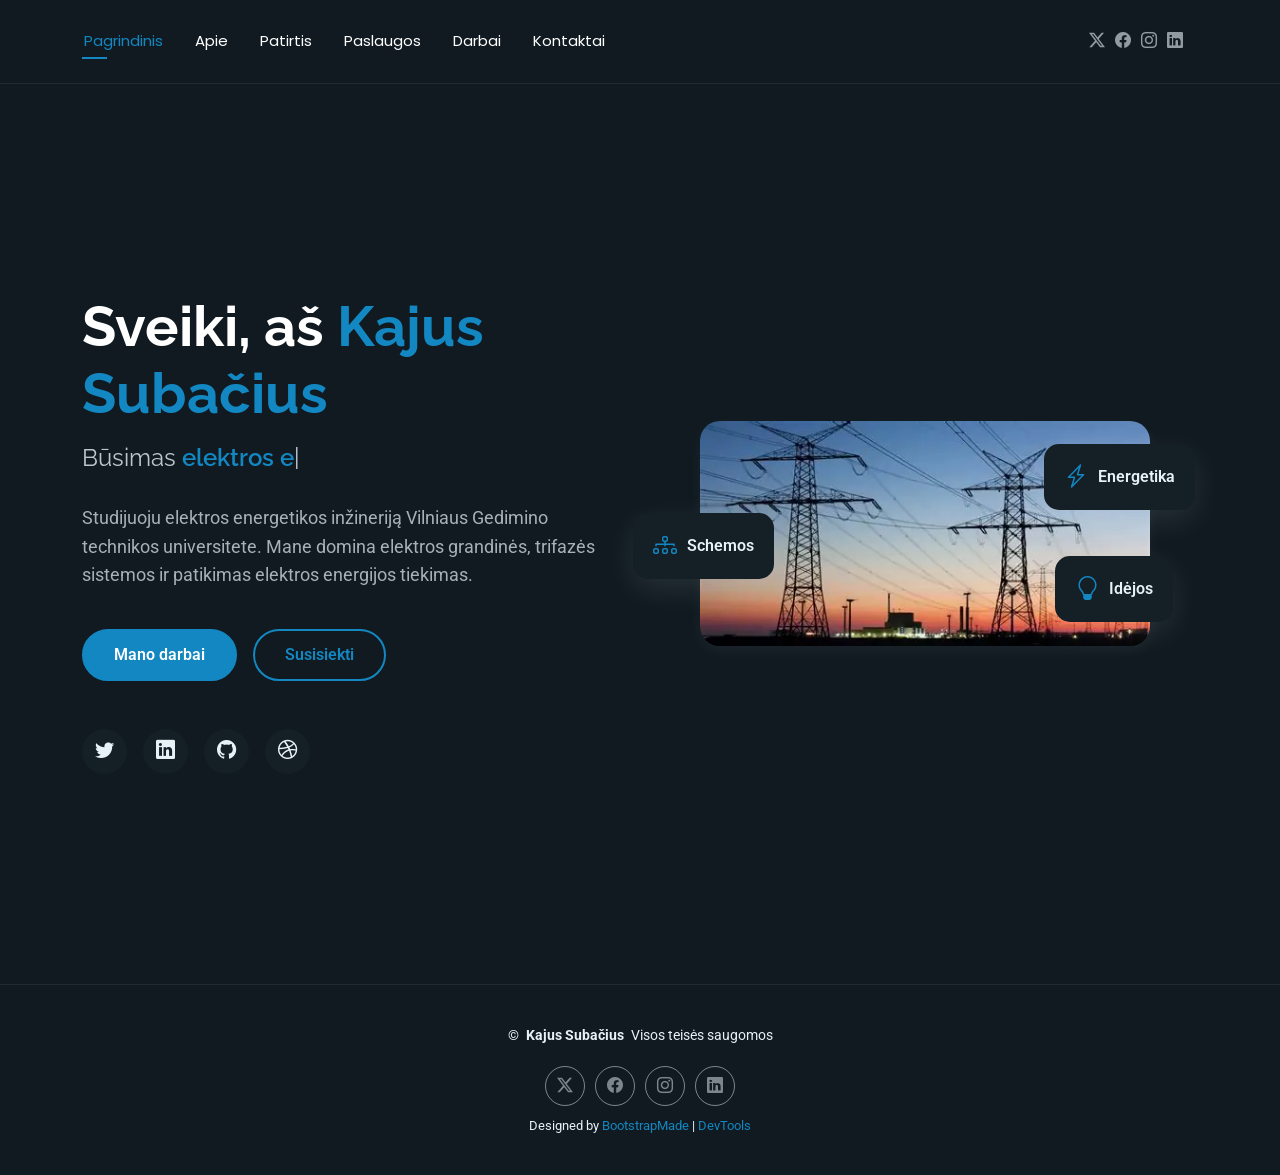
<file: index.html>
<!DOCTYPE html>
<html lang="lt">

<head>
  <meta charset="UTF-8">
  <meta content="width=device-width, initial-scale=1.0" name="viewport">
  <title>Mano CV</title>
  <meta name="description" content="Kajus Subačius CV puslapis">
  <meta name="keywords" content="CV, elektros energetika, elektros inžinerija, Kajus Subačius">
  <meta name="author" content="Kajus Subačius">

  <!-- Favicons -->
  <link href="assets/img/favicon.png" rel="icon">
  <link href="assets/img/apple-touch-icon.png" rel="apple-touch-icon">

  <!-- Fonts -->
  <link href="https://fonts.googleapis.com" rel="preconnect">
  <link href="https://fonts.gstatic.com" rel="preconnect" crossorigin>
  <link href="https://fonts.googleapis.com/css2?family=Roboto:ital,wght@0,100;0,300;0,400;0,500;0,700;0,900;1,100;1,300;1,400;1,500;1,700;1,900&family=Poppins:ital,wght@0,100;0,200;0,300;0,400;0,500;0,600;0,700;0,800;0,900;1,100;1,200;1,300;1,400;1,500;1,600;1,700;1,800;1,900&family=Raleway:ital,wght@0,100;0,200;0,300;0,400;0,500;0,600;0,700;0,800;0,900;1,100;1,200;1,300;1,400;1,500;1,600;1,700;1,800;1,900&display=swap" rel="stylesheet">

  <!-- Vendor CSS Files -->
  <link href="assets/vendor/bootstrap/css/bootstrap.min.css" rel="stylesheet">
  <link href="assets/vendor/bootstrap-icons/bootstrap-icons.css" rel="stylesheet">
  <link href="assets/vendor/aos/aos.css" rel="stylesheet">
  <link href="assets/vendor/swiper/swiper-bundle.min.css" rel="stylesheet">
  <link href="assets/vendor/glightbox/css/glightbox.min.css" rel="stylesheet">

  <!-- Main CSS File -->
  <link href="assets/css/main.css" rel="stylesheet">

  <!-- =======================================================
  * Template Name: FolioOne
  * Template URL: https://bootstrapmade.com/folioone-bootstrap-portfolio-website-template/
  * Updated: Aug 23 2025 with Bootstrap v5.3.7
  * Author: BootstrapMade.com
  * License: https://bootstrapmade.com/license/
  ======================================================== -->
</head>

<body class="index-page">

  <header id="header" class="header d-flex align-items-center light-background sticky-top">
    <div class="container position-relative d-flex align-items-center justify-content-between">

      <!-- <a href="index.html" class="logo d-flex align-items-center me-auto me-xl-0">
      <img src="assets/img/logo.webp" alt="">
      <h1 class="sitename">FolioOne</h1> 
    </a> -->

      <nav id="navmenu" class="navmenu">
        <ul>
          <li><a href="index.html" class="active">Pagrindinis</a></li>
          <li><a href="about.html">Apie</a></li>
          <li><a href="resume.html">Patirtis</a></li>
          <li><a href="services.html">Paslaugos</a></li>
          <li><a href="portfolio.html">Darbai</a></li>
          <li><a href="contact.html">Kontaktai</a></li>
        </ul>
        <i class="mobile-nav-toggle d-xl-none bi bi-list"></i>
      </nav>

      <div class="header-social-links">
        <a href="#" class="twitter"><i class="bi bi-twitter-x"></i></a>
        <a href="#" class="facebook"><i class="bi bi-facebook"></i></a>
        <a href="#" class="instagram"><i class="bi bi-instagram"></i></a>
        <a href="#" class="linkedin"><i class="bi bi-linkedin"></i></a>
      </div>

    </div>
  </header>

  <main class="main">

    <!-- Hero Section -->
    <section id="hero" class="hero section">

      <div class="container" data-aos="fade-up" data-aos-delay="100">

        <div class="row gy-4 align-items-center">
          <div class="col-lg-6 order-2 order-lg-1">
            <div class="hero-content">
              <h1 data-aos="fade-up" data-aos-delay="200">Sveiki, aš <span class="highlight">Kajus Subačius</span></h1>
              <h2 data-aos="fade-up" data-aos-delay="300">Būsimas <span class="typed" data-typed-items="elektros energetikos inžinierius, energetikos sistemų analitikas, elektros tinklų specialistas"></span></h2>
              <p data-aos="fade-up" data-aos-delay="400">Studijuoju elektros energetikos inžineriją Vilniaus Gedimino technikos universitete. Mane domina elektros grandinės, trifazės sistemos ir patikimas elektros energijos tiekimas.</p>
              <div class="hero-actions" data-aos="fade-up" data-aos-delay="500">
                <a href="portfolio.html" class="btn btn-primary">Mano darbai</a>
                <a href="contact.html" class="btn btn-outline">Susisiekti</a>
              </div>
              <div class="social-links" data-aos="fade-up" data-aos-delay="600">
                <a href="#"><i class="bi bi-twitter"></i></a>
                <a href="#"><i class="bi bi-linkedin"></i></a>
                <a href="#"><i class="bi bi-github"></i></a>
                <a href="#"><i class="bi bi-dribbble"></i></a>
              </div>
            </div>
          </div>
          <div class="col-lg-6 order-1 order-lg-2">
            <div class="hero-image" data-aos="zoom-in" data-aos-delay="300">
              <div class="image-wrapper">
                <img src="assets/img/OIP.webp" alt="Elektris energijos perdavimo bokštai su jėgaine – elektros energetikos tematikos iliustracija" class="img-fluid">
                <div class="floating-elements">
                  <div class="floating-card design" data-aos="fade-left" data-aos-delay="700">
                    <i class="bi bi-lightning-charge"></i>
                    <span>Energetika</span>
                  </div>
                  <div class="floating-card code" data-aos="fade-right" data-aos-delay="800">
                    <i class="bi bi-diagram-3"></i>
                    <span>Schemos</span>
                  </div>
                  <div class="floating-card creativity" data-aos="fade-up" data-aos-delay="900">
                    <i class="bi bi-lightbulb"></i>
                    <span>Idėjos</span>
                  </div>
                </div>
              </div>
            </div>
          </div>
        </div>

      </div>

    </section><!-- /Hero Section -->

  </main>

  <footer id="footer" class="footer">

    <div class="container">
      <div class="copyright text-center ">
        <p>© <strong class="px-1 sitename">Kajus Subačius</strong> <span>Visos teisės saugomos<br></span></p>
      </div>
      <div class="social-links d-flex justify-content-center">
        <a href=""><i class="bi bi-twitter-x"></i></a>
        <a href=""><i class="bi bi-facebook"></i></a>
        <a href=""><i class="bi bi-instagram"></i></a>
        <a href=""><i class="bi bi-linkedin"></i></a>
      </div>
      <div class="credits">
        <!-- All the links in the footer should remain intact. -->
        <!-- You can delete the links only if you've purchased the pro version. -->
        <!-- Licensing information: https://bootstrapmade.com/license/ -->
        <!-- Purchase the pro version with working PHP/AJAX contact form: [buy-url] -->
        Designed by <a href="https://bootstrapmade.com/">BootstrapMade</a> | <a href="https://bootstrapmade.com/tools/">DevTools</a>
      </div>
    </div>

  </footer>

  <!-- Scroll Top -->
  <a href="#" id="scroll-top" class="scroll-top d-flex align-items-center justify-content-center"><i class="bi bi-arrow-up-short"></i></a>

  <!-- Preloader -->
  <div id="preloader"></div>

  <!-- Vendor JS Files -->
  <script src="assets/vendor/bootstrap/js/bootstrap.bundle.min.js"></script>
  <script src="assets/vendor/php-email-form/validate.js"></script>
  <script src="assets/vendor/aos/aos.js"></script>
  <script src="assets/vendor/typed.js/typed.umd.js"></script>
  <script src="assets/vendor/waypoints/noframework.waypoints.js"></script>
  <script src="assets/vendor/purecounter/purecounter_vanilla.js"></script>
  <script src="assets/vendor/swiper/swiper-bundle.min.js"></script>
  <script src="assets/vendor/imagesloaded/imagesloaded.pkgd.min.js"></script>
  <script src="assets/vendor/isotope-layout/isotope.pkgd.min.js"></script>
  <script src="assets/vendor/glightbox/js/glightbox.min.js"></script>

  <!-- Main JS File -->
  <script src="assets/js/main.js"></script>

</body>

</html>
</file>
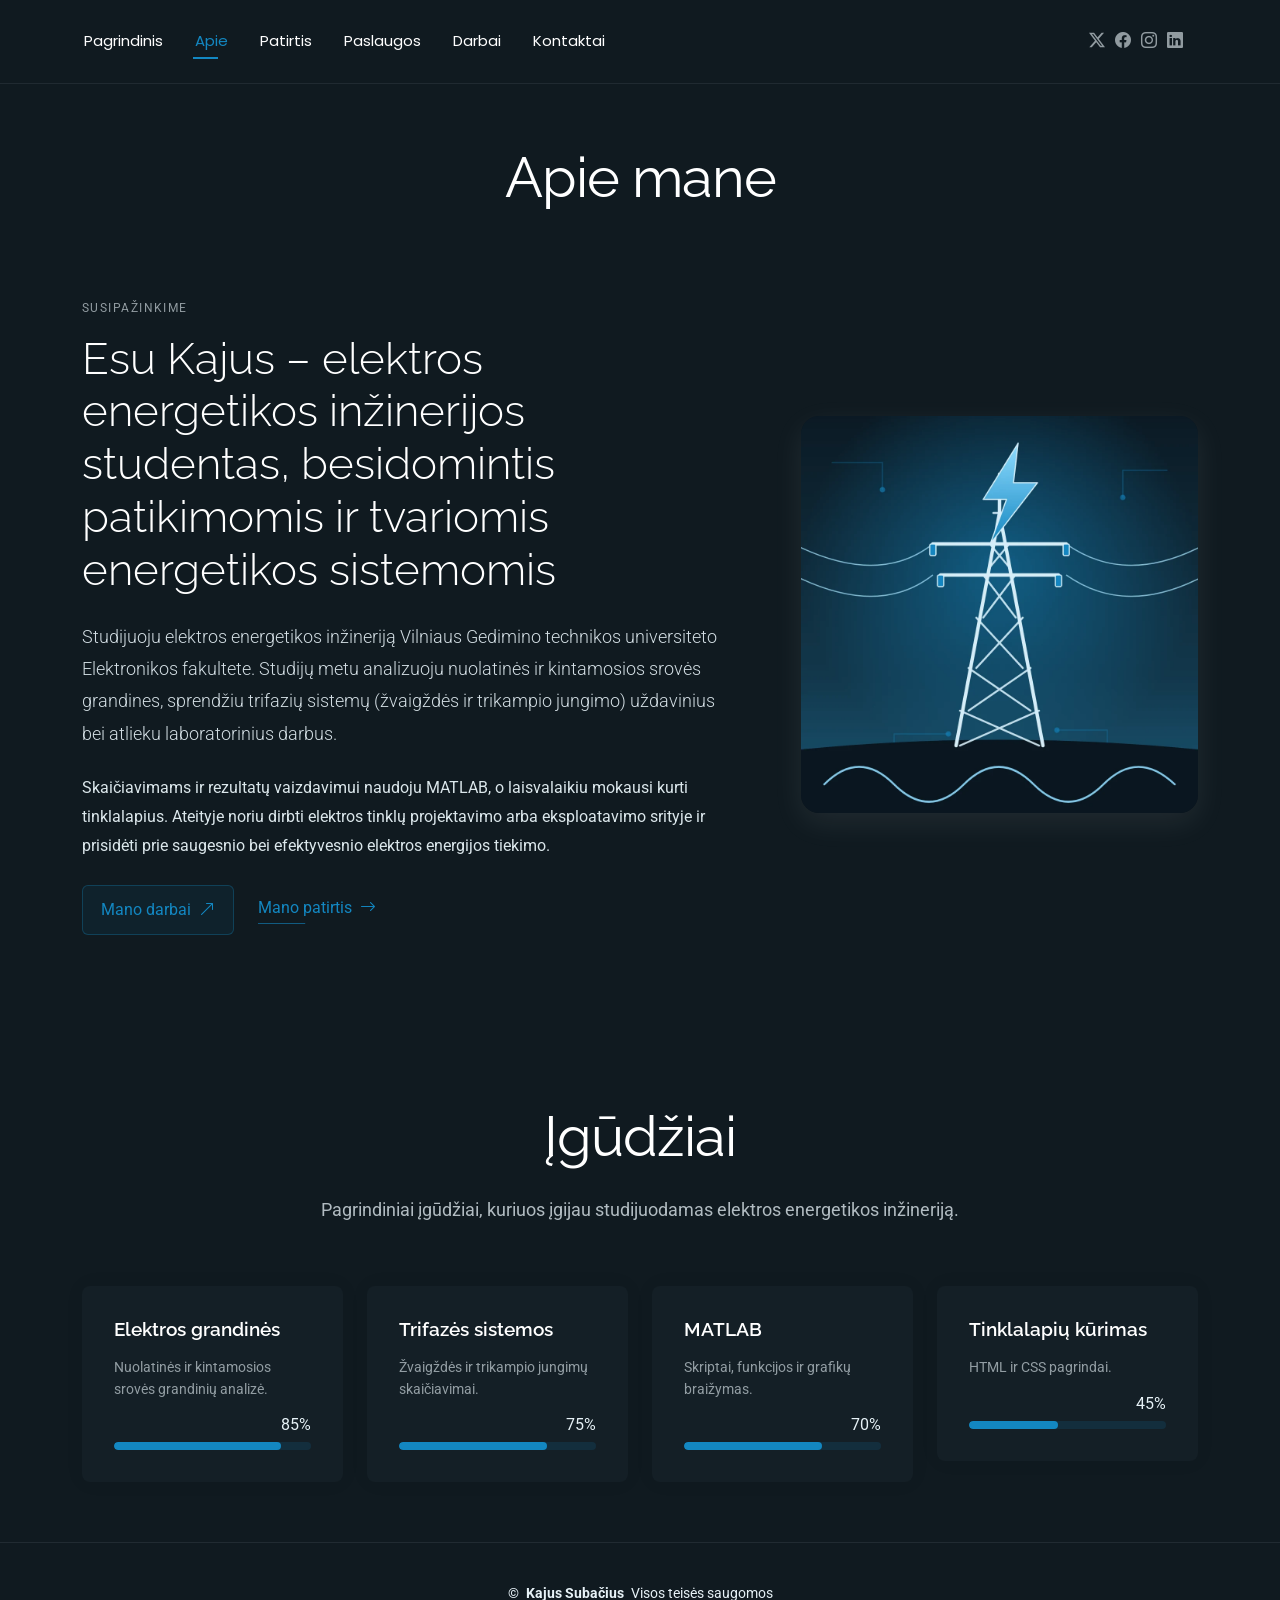
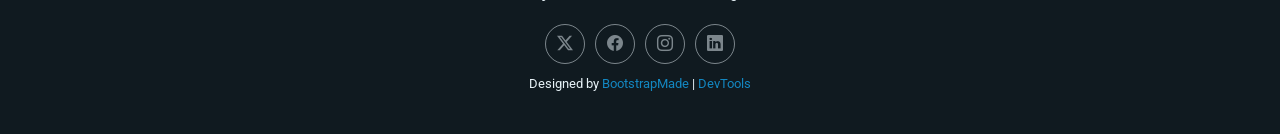
<file: about.html>
<!DOCTYPE html>
<html lang="lt">

<head>
  <meta charset="UTF-8">
  <meta content="width=device-width, initial-scale=1.0" name="viewport">
  <title>About - FolioOne Bootstrap Template</title>
  <meta name="description" content="">
  <meta name="keywords" content="">

  <!-- Favicons -->
  <link href="assets/img/favicon.png" rel="icon">
  <link href="assets/img/apple-touch-icon.png" rel="apple-touch-icon">

  <!-- Fonts -->
  <link href="https://fonts.googleapis.com" rel="preconnect">
  <link href="https://fonts.gstatic.com" rel="preconnect" crossorigin>
  <link href="https://fonts.googleapis.com/css2?family=Roboto:ital,wght@0,100;0,300;0,400;0,500;0,700;0,900;1,100;1,300;1,400;1,500;1,700;1,900&family=Poppins:ital,wght@0,100;0,200;0,300;0,400;0,500;0,600;0,700;0,800;0,900;1,100;1,200;1,300;1,400;1,500;1,600;1,700;1,800;1,900&family=Raleway:ital,wght@0,100;0,200;0,300;0,400;0,500;0,600;0,700;0,800;0,900;1,100;1,200;1,300;1,400;1,500;1,600;1,700;1,800;1,900&display=swap" rel="stylesheet">

  <!-- Vendor CSS Files -->
  <link href="assets/vendor/bootstrap/css/bootstrap.min.css" rel="stylesheet">
  <link href="assets/vendor/bootstrap-icons/bootstrap-icons.css" rel="stylesheet">
  <link href="assets/vendor/aos/aos.css" rel="stylesheet">
  <link href="assets/vendor/swiper/swiper-bundle.min.css" rel="stylesheet">
  <link href="assets/vendor/glightbox/css/glightbox.min.css" rel="stylesheet">

  <!-- Main CSS File -->
  <link href="assets/css/main.css" rel="stylesheet">

  <!-- =======================================================
  * Template Name: FolioOne
  * Template URL: https://bootstrapmade.com/folioone-bootstrap-portfolio-website-template/
  * Updated: Aug 23 2025 with Bootstrap v5.3.7
  * Author: BootstrapMade.com
  * License: https://bootstrapmade.com/license/
  ======================================================== -->
</head>

<body class="about-page">

  <header id="header" class="header d-flex align-items-center light-background sticky-top">
    <div class="container position-relative d-flex align-items-center justify-content-between">

      <!-- <a href="index.html" class="logo d-flex align-items-center me-auto me-xl-0">
      <img src="assets/img/logo.webp" alt="">
      <h1 class="sitename">FolioOne</h1> 
    </a> -->

      <nav id="navmenu" class="navmenu">
        <ul>
          <li><a href="index.html">Pagrindinis</a></li>
          <li><a href="about.html" class="active">Apie</a></li>
          <li><a href="resume.html">Patirtis</a></li>
          <li><a href="services.html">Paslaugos</a></li>
          <li><a href="portfolio.html">Darbai</a></li>
          <li><a href="contact.html">Kontaktai</a></li>
        </ul>
        <i class="mobile-nav-toggle d-xl-none bi bi-list"></i>
      </nav>

      <div class="header-social-links">
        <a href="#" class="twitter"><i class="bi bi-twitter-x"></i></a>
        <a href="#" class="facebook"><i class="bi bi-facebook"></i></a>
        <a href="#" class="instagram"><i class="bi bi-instagram"></i></a>
        <a href="#" class="linkedin"><i class="bi bi-linkedin"></i></a>
      </div>

    </div>
  </header>

  <main class="main">

    <!-- About Section -->
    <section id="about" class="about section">

      <!-- Section Title -->
      <div class="container section-title" data-aos="fade-up">
        <h2>Apie mane</h2>
      </div><!-- End Section Title -->

      <div class="container" data-aos="fade-up" data-aos-delay="100">

        <!-- Intro + Photo -->
        <div class="row align-items-center justify-content-between gy-5 mb-5">
          <div class="col-lg-7" data-aos="fade-right" data-aos-delay="150">
            <div class="intro-content">
              <span class="eyebrow">Susipažinkime</span>
              <h2 class="headline">Esu Kajus – elektros energetikos inžinerijos studentas, besidomintis patikimomis ir tvariomis energetikos sistemomis</h2>
              <p class="lead">
                Studijuoju elektros energetikos inžineriją Vilniaus Gedimino technikos universiteto Elektronikos fakultete. Studijų metu analizuoju nuolatinės ir kintamosios srovės grandines, sprendžiu trifazių sistemų (žvaigždės ir trikampio jungimo) uždavinius bei atlieku laboratorinius darbus.
              </p>
              <p>
                Skaičiavimams ir rezultatų vaizdavimui naudoju MATLAB, o laisvalaikiu mokausi kurti tinklalapius. Ateityje noriu dirbti elektros tinklų projektavimo arba eksploatavimo srityje ir prisidėti prie saugesnio bei efektyvesnio elektros energijos tiekimo.
              </p>

              <div class="cta-group">
                <a href="portfolio.html" class="btn-ghost">
                  Mano darbai <i class="bi bi-arrow-up-right"></i>
                </a>
                <a href="resume.html" class="link-underline">
                  Mano patirtis <i class="bi bi-arrow-right"></i>
                </a>
              </div>
            </div>
          </div>

          <div class="col-lg-5" data-aos="zoom-in" data-aos-delay="250">
            <figure class="profile-figure text-center text-lg-end">
              <img src="assets/img/elektros-energetika.webp" alt="Elektros perdavimo bokštas ir žaibo ženklas – elektros energetikos tematikos iliustracija" class="img-fluid profile-photo">
            </figure>
          </div>
        </div>
        <!-- End Intro + Photo -->
      </div>
    </section><!-- /About Section -->

    <!-- Skills Section -->
    <section id="skills" class="skills section">

      <!-- Section Title -->
      <div class="container section-title" data-aos="fade-up">
        <h2>Įgūdžiai</h2>
        <p>Pagrindiniai įgūdžiai, kuriuos įgijau studijuodamas elektros energetikos inžineriją.</p>
      </div><!-- End Section Title -->

      <div class="container" data-aos="fade-up" data-aos-delay="100">

        <div class="row g-4 skills-animation">

          <div class="col-md-6 col-lg-3" data-aos="fade-up" data-aos-delay="100">
            <div class="skill-box">
              <h3>Elektros grandinės</h3>
              <p>Nuolatinės ir kintamosios srovės grandinių analizė.</p>
              <span class="text-end d-block">85%</span>
              <div class="progress">
                <div class="progress-bar" role="progressbar" aria-valuenow="85" aria-valuemin="0" aria-valuemax="100"></div>
              </div>
            </div>
          </div>

          <div class="col-md-6 col-lg-3" data-aos="fade-up" data-aos-delay="200">
            <div class="skill-box">
              <h3>Trifazės sistemos</h3>
              <p>Žvaigždės ir trikampio jungimų skaičiavimai.</p>
              <span class="text-end d-block">75%</span>
              <div class="progress">
                <div class="progress-bar" role="progressbar" aria-valuenow="75" aria-valuemin="0" aria-valuemax="100"></div>
              </div>
            </div>
          </div>

          <div class="col-md-6 col-lg-3" data-aos="fade-up" data-aos-delay="300">
            <div class="skill-box">
              <h3>MATLAB</h3>
              <p>Skriptai, funkcijos ir grafikų braižymas.</p>
              <span class="text-end d-block">70%</span>
              <div class="progress">
                <div class="progress-bar" role="progressbar" aria-valuenow="70" aria-valuemin="0" aria-valuemax="100"></div>
              </div>
            </div>
          </div>

          <div class="col-md-6 col-lg-3" data-aos="fade-up" data-aos-delay="400">
            <div class="skill-box">
              <h3>Tinklalapių kūrimas</h3>
              <p>HTML ir CSS pagrindai.</p>
              <span class="text-end d-block">45%</span>
              <div class="progress">
                <div class="progress-bar" role="progressbar" aria-valuenow="45" aria-valuemin="0" aria-valuemax="100">
                </div>
              </div>
            </div>
          </div>

        </div>

      </div>

    </section><!-- /Skills Section -->
  </main>

  <footer id="footer" class="footer">

    <div class="container">
      <div class="copyright text-center ">
        <p>© <strong class="px-1 sitename">Kajus Subačius</strong> <span>Visos teisės saugomos<br></span></p>
      </div>
      <div class="social-links d-flex justify-content-center">
        <a href=""><i class="bi bi-twitter-x"></i></a>
        <a href=""><i class="bi bi-facebook"></i></a>
        <a href=""><i class="bi bi-instagram"></i></a>
        <a href=""><i class="bi bi-linkedin"></i></a>
      </div>
      <div class="credits">
        <!-- All the links in the footer should remain intact. -->
        <!-- You can delete the links only if you've purchased the pro version. -->
        <!-- Licensing information: https://bootstrapmade.com/license/ -->
        <!-- Purchase the pro version with working PHP/AJAX contact form: [buy-url] -->
        Designed by <a href="https://bootstrapmade.com/">BootstrapMade</a> | <a href="https://bootstrapmade.com/tools/">DevTools</a>
      </div>
    </div>

  </footer>

  <!-- Scroll Top -->
  <a href="#" id="scroll-top" class="scroll-top d-flex align-items-center justify-content-center"><i class="bi bi-arrow-up-short"></i></a>

  <!-- Preloader -->
  <div id="preloader"></div>

  <!-- Vendor JS Files -->
  <script src="assets/vendor/bootstrap/js/bootstrap.bundle.min.js"></script>
  <script src="assets/vendor/php-email-form/validate.js"></script>
  <script src="assets/vendor/aos/aos.js"></script>
  <script src="assets/vendor/typed.js/typed.umd.js"></script>
  <script src="assets/vendor/waypoints/noframework.waypoints.js"></script>
  <script src="assets/vendor/purecounter/purecounter_vanilla.js"></script>
  <script src="assets/vendor/swiper/swiper-bundle.min.js"></script>
  <script src="assets/vendor/imagesloaded/imagesloaded.pkgd.min.js"></script>
  <script src="assets/vendor/isotope-layout/isotope.pkgd.min.js"></script>
  <script src="assets/vendor/glightbox/js/glightbox.min.js"></script>

  <!-- Main JS File -->
  <script src="assets/js/main.js"></script>

</body>

</html>
</file>
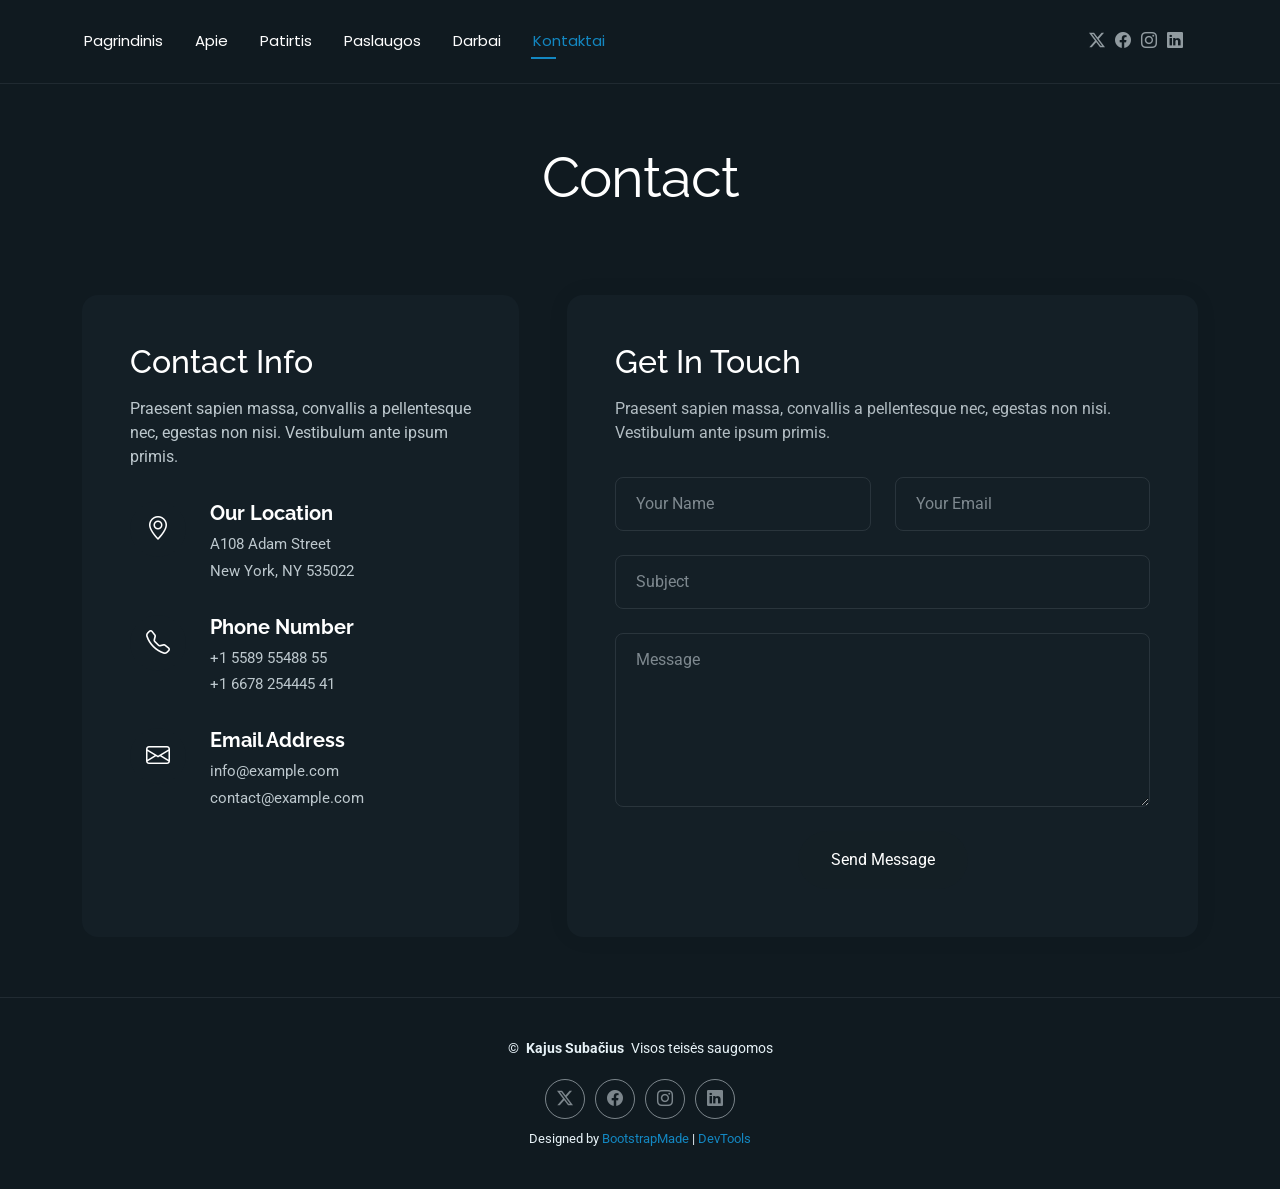
<file: contact.html>
<!DOCTYPE html>
<html lang="lt">

<head>
  <meta charset="UTF-8">
  <meta content="width=device-width, initial-scale=1.0" name="viewport">
  <title>Contact - FolioOne Bootstrap Template</title>
  <meta name="description" content="">
  <meta name="keywords" content="">

  <!-- Favicons -->
  <link href="assets/img/favicon.png" rel="icon">
  <link href="assets/img/apple-touch-icon.png" rel="apple-touch-icon">

  <!-- Fonts -->
  <link href="https://fonts.googleapis.com" rel="preconnect">
  <link href="https://fonts.gstatic.com" rel="preconnect" crossorigin>
  <link href="https://fonts.googleapis.com/css2?family=Roboto:ital,wght@0,100;0,300;0,400;0,500;0,700;0,900;1,100;1,300;1,400;1,500;1,700;1,900&family=Poppins:ital,wght@0,100;0,200;0,300;0,400;0,500;0,600;0,700;0,800;0,900;1,100;1,200;1,300;1,400;1,500;1,600;1,700;1,800;1,900&family=Raleway:ital,wght@0,100;0,200;0,300;0,400;0,500;0,600;0,700;0,800;0,900;1,100;1,200;1,300;1,400;1,500;1,600;1,700;1,800;1,900&display=swap" rel="stylesheet">

  <!-- Vendor CSS Files -->
  <link href="assets/vendor/bootstrap/css/bootstrap.min.css" rel="stylesheet">
  <link href="assets/vendor/bootstrap-icons/bootstrap-icons.css" rel="stylesheet">
  <link href="assets/vendor/aos/aos.css" rel="stylesheet">
  <link href="assets/vendor/swiper/swiper-bundle.min.css" rel="stylesheet">
  <link href="assets/vendor/glightbox/css/glightbox.min.css" rel="stylesheet">

  <!-- Main CSS File -->
  <link href="assets/css/main.css" rel="stylesheet">

  <!-- =======================================================
  * Template Name: FolioOne
  * Template URL: https://bootstrapmade.com/folioone-bootstrap-portfolio-website-template/
  * Updated: Aug 23 2025 with Bootstrap v5.3.7
  * Author: BootstrapMade.com
  * License: https://bootstrapmade.com/license/
  ======================================================== -->
</head>

<body class="contact-page">

  <header id="header" class="header d-flex align-items-center light-background sticky-top">
    <div class="container position-relative d-flex align-items-center justify-content-between">

      <!-- <a href="index.html" class="logo d-flex align-items-center me-auto me-xl-0">
      <img src="assets/img/logo.webp" alt="">
      <h1 class="sitename">FolioOne</h1> 
    </a> -->

      <nav id="navmenu" class="navmenu">
        <ul>
          <li><a href="index.html">Pagrindinis</a></li>
          <li><a href="about.html">Apie</a></li>
          <li><a href="resume.html">Patirtis</a></li>
          <li><a href="services.html">Paslaugos</a></li>
          <li><a href="portfolio.html">Darbai</a></li>
          <li><a href="contact.html" class="active">Kontaktai</a></li>
        </ul>
        <i class="mobile-nav-toggle d-xl-none bi bi-list"></i>
      </nav>

      <div class="header-social-links">
        <a href="#" class="twitter"><i class="bi bi-twitter-x"></i></a>
        <a href="#" class="facebook"><i class="bi bi-facebook"></i></a>
        <a href="#" class="instagram"><i class="bi bi-instagram"></i></a>
        <a href="#" class="linkedin"><i class="bi bi-linkedin"></i></a>
      </div>

    </div>
  </header>

  <main class="main">

    <!-- Contact Section -->
    <section id="contact" class="contact section">

      <!-- Section Title -->
      <div class="container section-title" data-aos="fade-up">
        <h2>Contact</h2>
      </div><!-- End Section Title -->

      <div class="container" data-aos="fade-up" data-aos-delay="100">

        <div class="row g-4 g-lg-5">
          <div class="col-lg-5">
            <div class="info-box" data-aos="fade-up" data-aos-delay="200">
              <h3>Contact Info</h3>
              <p>Praesent sapien massa, convallis a pellentesque nec, egestas non nisi. Vestibulum ante ipsum primis.</p>

              <div class="info-item" data-aos="fade-up" data-aos-delay="300">
                <div class="icon-box">
                  <i class="bi bi-geo-alt"></i>
                </div>
                <div class="content">
                  <h4>Our Location</h4>
                  <p>A108 Adam Street</p>
                  <p>New York, NY 535022</p>
                </div>
              </div>

              <div class="info-item" data-aos="fade-up" data-aos-delay="400">
                <div class="icon-box">
                  <i class="bi bi-telephone"></i>
                </div>
                <div class="content">
                  <h4>Phone Number</h4>
                  <p>+1 5589 55488 55</p>
                  <p>+1 6678 254445 41</p>
                </div>
              </div>

              <div class="info-item" data-aos="fade-up" data-aos-delay="500">
                <div class="icon-box">
                  <i class="bi bi-envelope"></i>
                </div>
                <div class="content">
                  <h4>Email Address</h4>
                  <p>info@example.com</p>
                  <p>contact@example.com</p>
                </div>
              </div>
            </div>
          </div>

          <div class="col-lg-7">
            <div class="contact-form" data-aos="fade-up" data-aos-delay="300">
              <h3>Get In Touch</h3>
              <p>Praesent sapien massa, convallis a pellentesque nec, egestas non nisi. Vestibulum ante ipsum primis.</p>

              <form action="forms/contact.php" method="post" class="php-email-form" data-aos="fade-up" data-aos-delay="200">
                <div class="row gy-4">

                  <div class="col-md-6">
                    <input type="text" name="name" class="form-control" placeholder="Your Name" required="">
                  </div>

                  <div class="col-md-6 ">
                    <input type="email" class="form-control" name="email" placeholder="Your Email" required="">
                  </div>

                  <div class="col-12">
                    <input type="text" class="form-control" name="subject" placeholder="Subject" required="">
                  </div>

                  <div class="col-12">
                    <textarea class="form-control" name="message" rows="6" placeholder="Message" required=""></textarea>
                  </div>

                  <div class="col-12 text-center">
                    <div class="loading">Loading</div>
                    <div class="error-message"></div>
                    <div class="sent-message">Your message has been sent. Thank you!</div>

                    <button type="submit" class="btn">Send Message</button>
                  </div>

                </div>
              </form>

            </div>
          </div>

        </div>

      </div>

    </section><!-- /Contact Section -->

  </main>

  <footer id="footer" class="footer">

    <div class="container">
      <div class="copyright text-center ">
        <p>© <strong class="px-1 sitename">Kajus Subačius</strong> <span>Visos teisės saugomos<br></span></p>
      </div>
      <div class="social-links d-flex justify-content-center">
        <a href=""><i class="bi bi-twitter-x"></i></a>
        <a href=""><i class="bi bi-facebook"></i></a>
        <a href=""><i class="bi bi-instagram"></i></a>
        <a href=""><i class="bi bi-linkedin"></i></a>
      </div>
      <div class="credits">
        <!-- All the links in the footer should remain intact. -->
        <!-- You can delete the links only if you've purchased the pro version. -->
        <!-- Licensing information: https://bootstrapmade.com/license/ -->
        <!-- Purchase the pro version with working PHP/AJAX contact form: [buy-url] -->
        Designed by <a href="https://bootstrapmade.com/">BootstrapMade</a> | <a href="https://bootstrapmade.com/tools/">DevTools</a>
      </div>
    </div>

  </footer>

  <!-- Scroll Top -->
  <a href="#" id="scroll-top" class="scroll-top d-flex align-items-center justify-content-center"><i class="bi bi-arrow-up-short"></i></a>

  <!-- Preloader -->
  <div id="preloader"></div>

  <!-- Vendor JS Files -->
  <script src="assets/vendor/bootstrap/js/bootstrap.bundle.min.js"></script>
  <script src="assets/vendor/php-email-form/validate.js"></script>
  <script src="assets/vendor/aos/aos.js"></script>
  <script src="assets/vendor/typed.js/typed.umd.js"></script>
  <script src="assets/vendor/waypoints/noframework.waypoints.js"></script>
  <script src="assets/vendor/purecounter/purecounter_vanilla.js"></script>
  <script src="assets/vendor/swiper/swiper-bundle.min.js"></script>
  <script src="assets/vendor/imagesloaded/imagesloaded.pkgd.min.js"></script>
  <script src="assets/vendor/isotope-layout/isotope.pkgd.min.js"></script>
  <script src="assets/vendor/glightbox/js/glightbox.min.js"></script>

  <!-- Main JS File -->
  <script src="assets/js/main.js"></script>

</body>

</html>
</file>
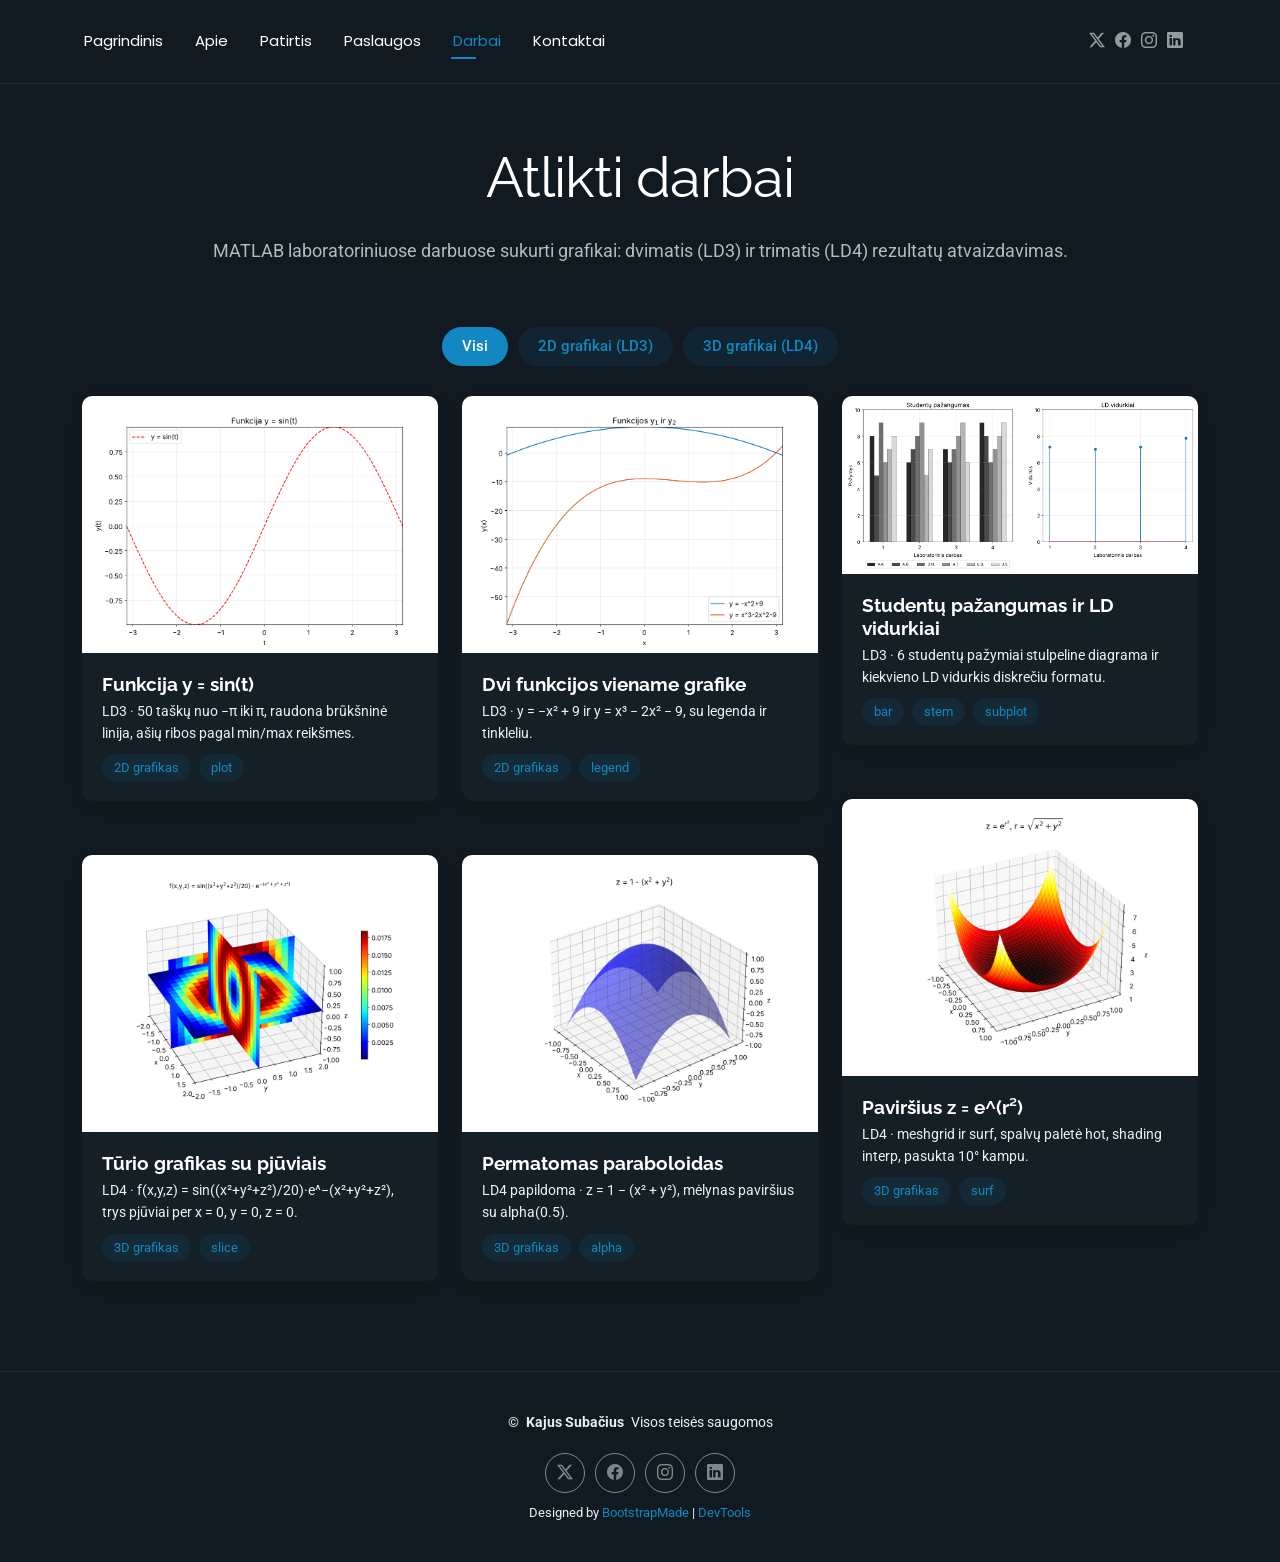
<file: portfolio.html>
<!DOCTYPE html>
<html lang="lt">

<head>
  <meta charset="UTF-8">
  <meta content="width=device-width, initial-scale=1.0" name="viewport">
  <title>Portfolio - FolioOne Bootstrap Template</title>
  <meta name="description" content="">
  <meta name="keywords" content="">

  <!-- Favicons -->
  <link href="assets/img/favicon.png" rel="icon">
  <link href="assets/img/apple-touch-icon.png" rel="apple-touch-icon">

  <!-- Fonts -->
  <link href="https://fonts.googleapis.com" rel="preconnect">
  <link href="https://fonts.gstatic.com" rel="preconnect" crossorigin>
  <link href="https://fonts.googleapis.com/css2?family=Roboto:ital,wght@0,100;0,300;0,400;0,500;0,700;0,900;1,100;1,300;1,400;1,500;1,700;1,900&family=Poppins:ital,wght@0,100;0,200;0,300;0,400;0,500;0,600;0,700;0,800;0,900;1,100;1,200;1,300;1,400;1,500;1,600;1,700;1,800;1,900&family=Raleway:ital,wght@0,100;0,200;0,300;0,400;0,500;0,600;0,700;0,800;0,900;1,100;1,200;1,300;1,400;1,500;1,600;1,700;1,800;1,900&display=swap" rel="stylesheet">

  <!-- Vendor CSS Files -->
  <link href="assets/vendor/bootstrap/css/bootstrap.min.css" rel="stylesheet">
  <link href="assets/vendor/bootstrap-icons/bootstrap-icons.css" rel="stylesheet">
  <link href="assets/vendor/aos/aos.css" rel="stylesheet">
  <link href="assets/vendor/swiper/swiper-bundle.min.css" rel="stylesheet">
  <link href="assets/vendor/glightbox/css/glightbox.min.css" rel="stylesheet">

  <!-- Main CSS File -->
  <link href="assets/css/main.css" rel="stylesheet">

  <!-- =======================================================
  * Template Name: FolioOne
  * Template URL: https://bootstrapmade.com/folioone-bootstrap-portfolio-website-template/
  * Updated: Aug 23 2025 with Bootstrap v5.3.7
  * Author: BootstrapMade.com
  * License: https://bootstrapmade.com/license/
  ======================================================== -->
</head>

<body class="portfolio-page">

  <header id="header" class="header d-flex align-items-center light-background sticky-top">
    <div class="container position-relative d-flex align-items-center justify-content-between">

      <!-- <a href="index.html" class="logo d-flex align-items-center me-auto me-xl-0">
      <img src="assets/img/logo.webp" alt="Svetainės logotipas">
      <h1 class="sitename">FolioOne</h1> 
    </a> -->

      <nav id="navmenu" class="navmenu">
        <ul>
          <li><a href="index.html">Pagrindinis</a></li>
          <li><a href="about.html">Apie</a></li>
          <li><a href="resume.html">Patirtis</a></li>
          <li><a href="services.html">Paslaugos</a></li>
          <li><a href="portfolio.html" class="active">Darbai</a></li>
          <li><a href="contact.html">Kontaktai</a></li>
        </ul>
        <i class="mobile-nav-toggle d-xl-none bi bi-list"></i>
      </nav>

      <div class="header-social-links">
        <a href="#" class="twitter"><i class="bi bi-twitter-x"></i></a>
        <a href="#" class="facebook"><i class="bi bi-facebook"></i></a>
        <a href="#" class="instagram"><i class="bi bi-instagram"></i></a>
        <a href="#" class="linkedin"><i class="bi bi-linkedin"></i></a>
      </div>

    </div>
  </header>

  <main class="main">

    <!-- Portfolio Section -->
    <section id="portfolio" class="portfolio section">

      <!-- Section Title -->
      <div class="container section-title" data-aos="fade-up">
        <h2>Atlikti darbai</h2>
        <p>MATLAB laboratoriniuose darbuose sukurti grafikai: dvimatis (LD3) ir trimatis (LD4) rezultatų atvaizdavimas.</p>
      </div><!-- End Section Title -->

      <div class="container" data-aos="fade-up" data-aos-delay="100">

        <div class="isotope-layout" data-default-filter="*" data-layout="masonry" data-sort="original-order">
          <ul class="portfolio-filters isotope-filters" data-aos="fade-up" data-aos-delay="200">
            <li data-filter="*" class="filter-active">Visi</li>
            <li data-filter=".filter-2d">2D grafikai (LD3)</li>
            <li data-filter=".filter-3d">3D grafikai (LD4)</li>
          </ul><!-- End Portfolio Filters -->

          <div class="row gy-4 isotope-container" data-aos="fade-up" data-aos-delay="300">
            <div class="col-lg-4 col-md-6 portfolio-item isotope-item filter-2d">
              <div class="portfolio-card">
                <div class="portfolio-img">
                  <img src="assets/img/ld3-sin-funkcija.png" alt="Grafikas: funkcija y = sin(t) intervale nuo −π iki π, nubraižyta raudona brūkšnine linija" width="990" height="715" class="img-fluid">
                  <div class="portfolio-overlay">
                    <a href="assets/img/ld3-sin-funkcija.png" class="glightbox portfolio-lightbox" title="Funkcija y = sin(t)"><i class="bi bi-plus"></i></a>
                  </div>
                </div>
                <div class="portfolio-info">
                  <h4>Funkcija y = sin(t)</h4>
                  <p>LD3 · 50 taškų nuo −π iki π, raudona brūkšninė linija, ašių ribos pagal min/max reikšmes.</p>
                  <div class="portfolio-tags">
                    <span>2D grafikas</span>
                    <span>plot</span>
                  </div>
                </div>
              </div>
            </div>

            <div class="col-lg-4 col-md-6 portfolio-item isotope-item filter-2d">
              <div class="portfolio-card">
                <div class="portfolio-img">
                  <img src="assets/img/ld3-dvi-funkcijos.png" alt="Grafikas: dvi funkcijos, parabolė y = −x² + 9 ir kubinė y = x³ − 2x² − 9 intervale nuo −π iki π" width="990" height="715" class="img-fluid">
                  <div class="portfolio-overlay">
                    <a href="assets/img/ld3-dvi-funkcijos.png" class="glightbox portfolio-lightbox" title="Dvi funkcijos viename grafike"><i class="bi bi-plus"></i></a>
                  </div>
                </div>
                <div class="portfolio-info">
                  <h4>Dvi funkcijos viename grafike</h4>
                  <p>LD3 · y = −x² + 9 ir y = x³ − 2x² − 9, su legenda ir tinkleliu.</p>
                  <div class="portfolio-tags">
                    <span>2D grafikas</span>
                    <span>legend</span>
                  </div>
                </div>
              </div>
            </div>

            <div class="col-lg-4 col-md-6 portfolio-item isotope-item filter-2d">
              <div class="portfolio-card">
                <div class="portfolio-img">
                  <img src="assets/img/ld3-stulpeline-ir-stem.png" alt="Stulpelinė diagrama su 6 studentų pažymiais už 4 laboratorinius darbus ir diskretinis LD vidurkių grafikas" width="1320" height="660" class="img-fluid">
                  <div class="portfolio-overlay">
                    <a href="assets/img/ld3-stulpeline-ir-stem.png" class="glightbox portfolio-lightbox" title="Studentų pažangumas ir LD vidurkiai"><i class="bi bi-plus"></i></a>
                  </div>
                </div>
                <div class="portfolio-info">
                  <h4>Studentų pažangumas ir LD vidurkiai</h4>
                  <p>LD3 · 6 studentų pažymiai stulpeline diagrama ir kiekvieno LD vidurkis diskrečiu formatu.</p>
                  <div class="portfolio-tags">
                    <span>bar</span>
                    <span>stem</span>
                    <span>subplot</span>
                  </div>
                </div>
              </div>
            </div>

            <div class="col-lg-4 col-md-6 portfolio-item isotope-item filter-3d">
              <div class="portfolio-card">
                <div class="portfolio-img">
                  <img src="assets/img/ld4-pavirsius-exp.png" alt="Trimatis paviršius z = e^(r²), kur r = √(x² + y²), nuspalvintas raudonai geltona spalvų palete" width="990" height="770" class="img-fluid">
                  <div class="portfolio-overlay">
                    <a href="assets/img/ld4-pavirsius-exp.png" class="glightbox portfolio-lightbox" title="Paviršius z = e^(r²)"><i class="bi bi-plus"></i></a>
                  </div>
                </div>
                <div class="portfolio-info">
                  <h4>Paviršius z = e^(r²)</h4>
                  <p>LD4 · meshgrid ir surf, spalvų paletė hot, shading interp, pasukta 10° kampu.</p>
                  <div class="portfolio-tags">
                    <span>3D grafikas</span>
                    <span>surf</span>
                  </div>
                </div>
              </div>
            </div>

            <div class="col-lg-4 col-md-6 portfolio-item isotope-item filter-3d">
              <div class="portfolio-card">
                <div class="portfolio-img">
                  <img src="assets/img/ld4-turis-slice.png" alt="Trimatis tūrio grafikas: trys spalvotos plokštumos, rodančios funkcijos f(x,y,z) reikšmes, su spalvų skale" width="990" height="770" class="img-fluid">
                  <div class="portfolio-overlay">
                    <a href="assets/img/ld4-turis-slice.png" class="glightbox portfolio-lightbox" title="Tūrio grafikas su pjūviais"><i class="bi bi-plus"></i></a>
                  </div>
                </div>
                <div class="portfolio-info">
                  <h4>Tūrio grafikas su pjūviais</h4>
                  <p>LD4 · f(x,y,z) = sin((x²+y²+z²)/20)·e^−(x²+y²+z²), trys pjūviai per x = 0, y = 0, z = 0.</p>
                  <div class="portfolio-tags">
                    <span>3D grafikas</span>
                    <span>slice</span>
                  </div>
                </div>
              </div>
            </div>

            <div class="col-lg-4 col-md-6 portfolio-item isotope-item filter-3d">
              <div class="portfolio-card">
                <div class="portfolio-img">
                  <img src="assets/img/ld4-permatomas-pavirsius.png" alt="Mėlynas pusiau permatomas paviršius z = 1 − (x² + y²), apversto paraboloido formos" width="990" height="770" class="img-fluid">
                  <div class="portfolio-overlay">
                    <a href="assets/img/ld4-permatomas-pavirsius.png" class="glightbox portfolio-lightbox" title="Permatomas paraboloidas"><i class="bi bi-plus"></i></a>
                  </div>
                </div>
                <div class="portfolio-info">
                  <h4>Permatomas paraboloidas</h4>
                  <p>LD4 papildoma · z = 1 − (x² + y²), mėlynas paviršius su alpha(0.5).</p>
                  <div class="portfolio-tags">
                    <span>3D grafikas</span>
                    <span>alpha</span>
                  </div>
                </div>
              </div>
            </div>
          </div><!-- End Portfolio Items Container -->

        </div>

      </div>

    </section><!-- /Portfolio Section -->

  </main>

  <footer id="footer" class="footer">

    <div class="container">
      <div class="copyright text-center ">
        <p>© <strong class="px-1 sitename">Kajus Subačius</strong> <span>Visos teisės saugomos<br></span></p>
      </div>
      <div class="social-links d-flex justify-content-center">
        <a href=""><i class="bi bi-twitter-x"></i></a>
        <a href=""><i class="bi bi-facebook"></i></a>
        <a href=""><i class="bi bi-instagram"></i></a>
        <a href=""><i class="bi bi-linkedin"></i></a>
      </div>
      <div class="credits">
        <!-- All the links in the footer should remain intact. -->
        <!-- You can delete the links only if you've purchased the pro version. -->
        <!-- Licensing information: https://bootstrapmade.com/license/ -->
        <!-- Purchase the pro version with working PHP/AJAX contact form: [buy-url] -->
        Designed by <a href="https://bootstrapmade.com/">BootstrapMade</a> | <a href="https://bootstrapmade.com/tools/">DevTools</a>
      </div>
    </div>

  </footer>

  <!-- Scroll Top -->
  <a href="#" id="scroll-top" class="scroll-top d-flex align-items-center justify-content-center"><i class="bi bi-arrow-up-short"></i></a>

  <!-- Preloader -->
  <div id="preloader"></div>

  <!-- Vendor JS Files -->
  <script src="assets/vendor/bootstrap/js/bootstrap.bundle.min.js"></script>
  <script src="assets/vendor/php-email-form/validate.js"></script>
  <script src="assets/vendor/aos/aos.js"></script>
  <script src="assets/vendor/typed.js/typed.umd.js"></script>
  <script src="assets/vendor/waypoints/noframework.waypoints.js"></script>
  <script src="assets/vendor/purecounter/purecounter_vanilla.js"></script>
  <script src="assets/vendor/swiper/swiper-bundle.min.js"></script>
  <script src="assets/vendor/imagesloaded/imagesloaded.pkgd.min.js"></script>
  <script src="assets/vendor/isotope-layout/isotope.pkgd.min.js"></script>
  <script src="assets/vendor/glightbox/js/glightbox.min.js"></script>

  <!-- Main JS File -->
  <script src="assets/js/main.js"></script>

</body>

</html>
</file>
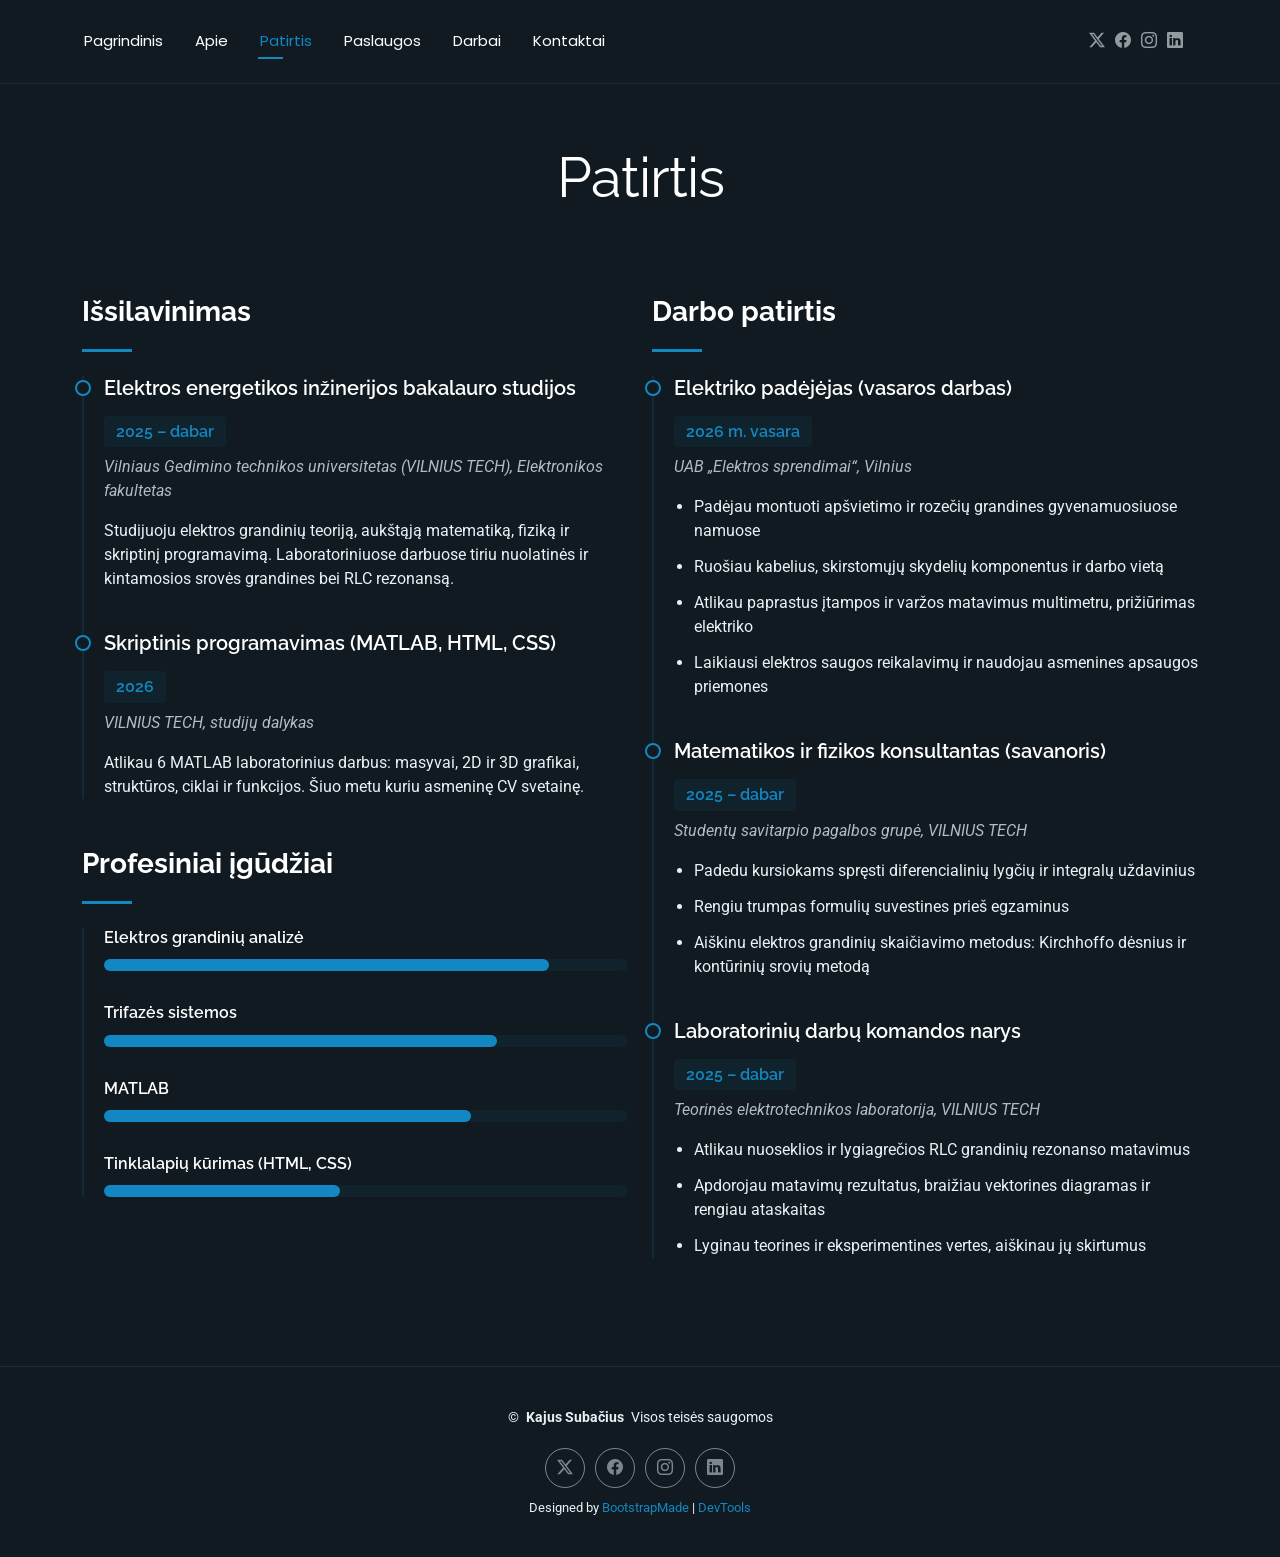
<file: resume.html>
<!DOCTYPE html>
<html lang="lt">

<head>
  <meta charset="UTF-8">
  <meta content="width=device-width, initial-scale=1.0" name="viewport">
  <title>Resume - FolioOne Bootstrap Template</title>
  <meta name="description" content="">
  <meta name="keywords" content="">

  <!-- Favicons -->
  <link href="assets/img/favicon.png" rel="icon">
  <link href="assets/img/apple-touch-icon.png" rel="apple-touch-icon">

  <!-- Fonts -->
  <link href="https://fonts.googleapis.com" rel="preconnect">
  <link href="https://fonts.gstatic.com" rel="preconnect" crossorigin>
  <link href="https://fonts.googleapis.com/css2?family=Roboto:ital,wght@0,100;0,300;0,400;0,500;0,700;0,900;1,100;1,300;1,400;1,500;1,700;1,900&family=Poppins:ital,wght@0,100;0,200;0,300;0,400;0,500;0,600;0,700;0,800;0,900;1,100;1,200;1,300;1,400;1,500;1,600;1,700;1,800;1,900&family=Raleway:ital,wght@0,100;0,200;0,300;0,400;0,500;0,600;0,700;0,800;0,900;1,100;1,200;1,300;1,400;1,500;1,600;1,700;1,800;1,900&display=swap" rel="stylesheet">

  <!-- Vendor CSS Files -->
  <link href="assets/vendor/bootstrap/css/bootstrap.min.css" rel="stylesheet">
  <link href="assets/vendor/bootstrap-icons/bootstrap-icons.css" rel="stylesheet">
  <link href="assets/vendor/aos/aos.css" rel="stylesheet">
  <link href="assets/vendor/swiper/swiper-bundle.min.css" rel="stylesheet">
  <link href="assets/vendor/glightbox/css/glightbox.min.css" rel="stylesheet">

  <!-- Main CSS File -->
  <link href="assets/css/main.css" rel="stylesheet">

  <!-- =======================================================
  * Template Name: FolioOne
  * Template URL: https://bootstrapmade.com/folioone-bootstrap-portfolio-website-template/
  * Updated: Aug 23 2025 with Bootstrap v5.3.7
  * Author: BootstrapMade.com
  * License: https://bootstrapmade.com/license/
  ======================================================== -->
</head>

<body class="resume-page">

  <header id="header" class="header d-flex align-items-center light-background sticky-top">
    <div class="container position-relative d-flex align-items-center justify-content-between">

      <!-- <a href="index.html" class="logo d-flex align-items-center me-auto me-xl-0">
      <img src="assets/img/logo.webp" alt="Svetainės logotipas">
      <h1 class="sitename">FolioOne</h1> 
    </a> -->

      <nav id="navmenu" class="navmenu">
        <ul>
          <li><a href="index.html">Pagrindinis</a></li>
          <li><a href="about.html">Apie</a></li>
          <li><a href="resume.html" class="active">Patirtis</a></li>
          <li><a href="services.html">Paslaugos</a></li>
          <li><a href="portfolio.html">Darbai</a></li>
          <li><a href="contact.html">Kontaktai</a></li>
        </ul>
        <i class="mobile-nav-toggle d-xl-none bi bi-list"></i>
      </nav>

      <div class="header-social-links">
        <a href="#" class="twitter"><i class="bi bi-twitter-x"></i></a>
        <a href="#" class="facebook"><i class="bi bi-facebook"></i></a>
        <a href="#" class="instagram"><i class="bi bi-instagram"></i></a>
        <a href="#" class="linkedin"><i class="bi bi-linkedin"></i></a>
      </div>

    </div>
  </header>

  <main class="main">

    <!-- Resume Section -->
    <section id="resume" class="resume section">

      <!-- Section Title -->
      <div class="container section-title" data-aos="fade-up">
        <h2>Patirtis</h2>
      </div><!-- End Section Title -->

      <div class="container" data-aos="fade-up" data-aos-delay="100">

        <div class="row">
          <div class="col-lg-6">

            <!-- Education Section -->
            <div class="resume-item" data-aos="fade-up">
              <h3 class="resume-title">Išsilavinimas</h3>

              <div class="resume-content">
                <article class="education-item">
                  <h4>Elektros energetikos inžinerijos bakalauro studijos</h4>
                  <h5>2025 – dabar</h5>
                  <p class="institution"><em>Vilniaus Gedimino technikos universitetas (VILNIUS TECH), Elektronikos fakultetas</em></p>
                  <p>Studijuoju elektros grandinių teoriją, aukštąją matematiką, fiziką ir skriptinį programavimą. Laboratoriniuose darbuose tiriu nuolatinės ir kintamosios srovės grandines bei RLC rezonansą.</p>
                </article>

                <article class="education-item">
                  <h4>Skriptinis programavimas (MATLAB, HTML, CSS)</h4>
                  <h5>2026</h5>
                  <p class="institution"><em>VILNIUS TECH, studijų dalykas</em></p>
                  <p>Atlikau 6 MATLAB laboratorinius darbus: masyvai, 2D ir 3D grafikai, struktūros, ciklai ir funkcijos. Šiuo metu kuriu asmeninę CV svetainę.</p>
                </article>
              </div>
            </div><!-- End Education Section -->

            <!-- Professional Skills Section -->
            <div class="resume-item skills-animation" data-aos="fade-up">
              <h3 class="resume-title">Profesiniai įgūdžiai</h3>

              <div class="resume-content">
                <div class="skill-item">
                  <h4>Elektros grandinių analizė</h4>
                  <div class="progress">
                    <div class="progress-bar" role="progressbar" aria-valuenow="85" aria-valuemin="0" aria-valuemax="100"></div>
                  </div>
                </div>

                <div class="skill-item">
                  <h4>Trifazės sistemos</h4>
                  <div class="progress">
                    <div class="progress-bar" role="progressbar" aria-valuenow="75" aria-valuemin="0" aria-valuemax="100"></div>
                  </div>
                </div>

                <div class="skill-item">
                  <h4>MATLAB</h4>
                  <div class="progress">
                    <div class="progress-bar" role="progressbar" aria-valuenow="70" aria-valuemin="0" aria-valuemax="100"></div>
                  </div>
                </div>

                <div class="skill-item">
                  <h4>Tinklalapių kūrimas (HTML, CSS)</h4>
                  <div class="progress">
                    <div class="progress-bar" role="progressbar" aria-valuenow="45" aria-valuemin="0" aria-valuemax="100"></div>
                  </div>
                </div>
              </div>
            </div><!-- End Professional Skills Section -->
          </div>

          <div class="col-lg-6">
            <!-- Experience Section -->
            <div class="resume-item" data-aos="fade-up" data-aos-delay="100">
              <h3 class="resume-title">Darbo patirtis</h3>

              <div class="resume-content">
                <article class="experience-item">
                  <h4>Elektriko padėjėjas (vasaros darbas)</h4>
                  <h5>2026 m. vasara</h5>
                  <p class="company"><em>UAB „Elektros sprendimai“, Vilnius</em></p>
                  <ul>
                    <li>Padėjau montuoti apšvietimo ir rozečių grandines gyvenamuosiuose namuose</li>
                    <li>Ruošiau kabelius, skirstomųjų skydelių komponentus ir darbo vietą</li>
                    <li>Atlikau paprastus įtampos ir varžos matavimus multimetru, prižiūrimas elektriko</li>
                    <li>Laikiausi elektros saugos reikalavimų ir naudojau asmenines apsaugos priemones</li>
                  </ul>
                </article>

                <article class="experience-item">
                  <h4>Matematikos ir fizikos konsultantas (savanoris)</h4>
                  <h5>2025 – dabar</h5>
                  <p class="company"><em>Studentų savitarpio pagalbos grupė, VILNIUS TECH</em></p>
                  <ul>
                    <li>Padedu kursiokams spręsti diferencialinių lygčių ir integralų uždavinius</li>
                    <li>Rengiu trumpas formulių suvestines prieš egzaminus</li>
                    <li>Aiškinu elektros grandinių skaičiavimo metodus: Kirchhoffo dėsnius ir kontūrinių srovių metodą</li>
                  </ul>
                </article>

                <article class="experience-item">
                  <h4>Laboratorinių darbų komandos narys</h4>
                  <h5>2025 – dabar</h5>
                  <p class="company"><em>Teorinės elektrotechnikos laboratorija, VILNIUS TECH</em></p>
                  <ul>
                    <li>Atlikau nuoseklios ir lygiagrečios RLC grandinių rezonanso matavimus</li>
                    <li>Apdorojau matavimų rezultatus, braižiau vektorines diagramas ir rengiau ataskaitas</li>
                    <li>Lyginau teorines ir eksperimentines vertes, aiškinau jų skirtumus</li>
                  </ul>
                </article>
              </div>
            </div><!-- End Experience Section -->
          </div>
        </div>

      </div>

    </section><!-- /Resume Section -->

  </main>

  <footer id="footer" class="footer">

    <div class="container">
      <div class="copyright text-center ">
        <p>© <strong class="px-1 sitename">Kajus Subačius</strong> <span>Visos teisės saugomos<br></span></p>
      </div>
      <div class="social-links d-flex justify-content-center">
        <a href=""><i class="bi bi-twitter-x"></i></a>
        <a href=""><i class="bi bi-facebook"></i></a>
        <a href=""><i class="bi bi-instagram"></i></a>
        <a href=""><i class="bi bi-linkedin"></i></a>
      </div>
      <div class="credits">
        <!-- All the links in the footer should remain intact. -->
        <!-- You can delete the links only if you've purchased the pro version. -->
        <!-- Licensing information: https://bootstrapmade.com/license/ -->
        <!-- Purchase the pro version with working PHP/AJAX contact form: [buy-url] -->
        Designed by <a href="https://bootstrapmade.com/">BootstrapMade</a> | <a href="https://bootstrapmade.com/tools/">DevTools</a>
      </div>
    </div>

  </footer>

  <!-- Scroll Top -->
  <a href="#" id="scroll-top" class="scroll-top d-flex align-items-center justify-content-center"><i class="bi bi-arrow-up-short"></i></a>

  <!-- Preloader -->
  <div id="preloader"></div>

  <!-- Vendor JS Files -->
  <script src="assets/vendor/bootstrap/js/bootstrap.bundle.min.js"></script>
  <script src="assets/vendor/php-email-form/validate.js"></script>
  <script src="assets/vendor/aos/aos.js"></script>
  <script src="assets/vendor/typed.js/typed.umd.js"></script>
  <script src="assets/vendor/waypoints/noframework.waypoints.js"></script>
  <script src="assets/vendor/purecounter/purecounter_vanilla.js"></script>
  <script src="assets/vendor/swiper/swiper-bundle.min.js"></script>
  <script src="assets/vendor/imagesloaded/imagesloaded.pkgd.min.js"></script>
  <script src="assets/vendor/isotope-layout/isotope.pkgd.min.js"></script>
  <script src="assets/vendor/glightbox/js/glightbox.min.js"></script>

  <!-- Main JS File -->
  <script src="assets/js/main.js"></script>

</body>

</html>
</file>
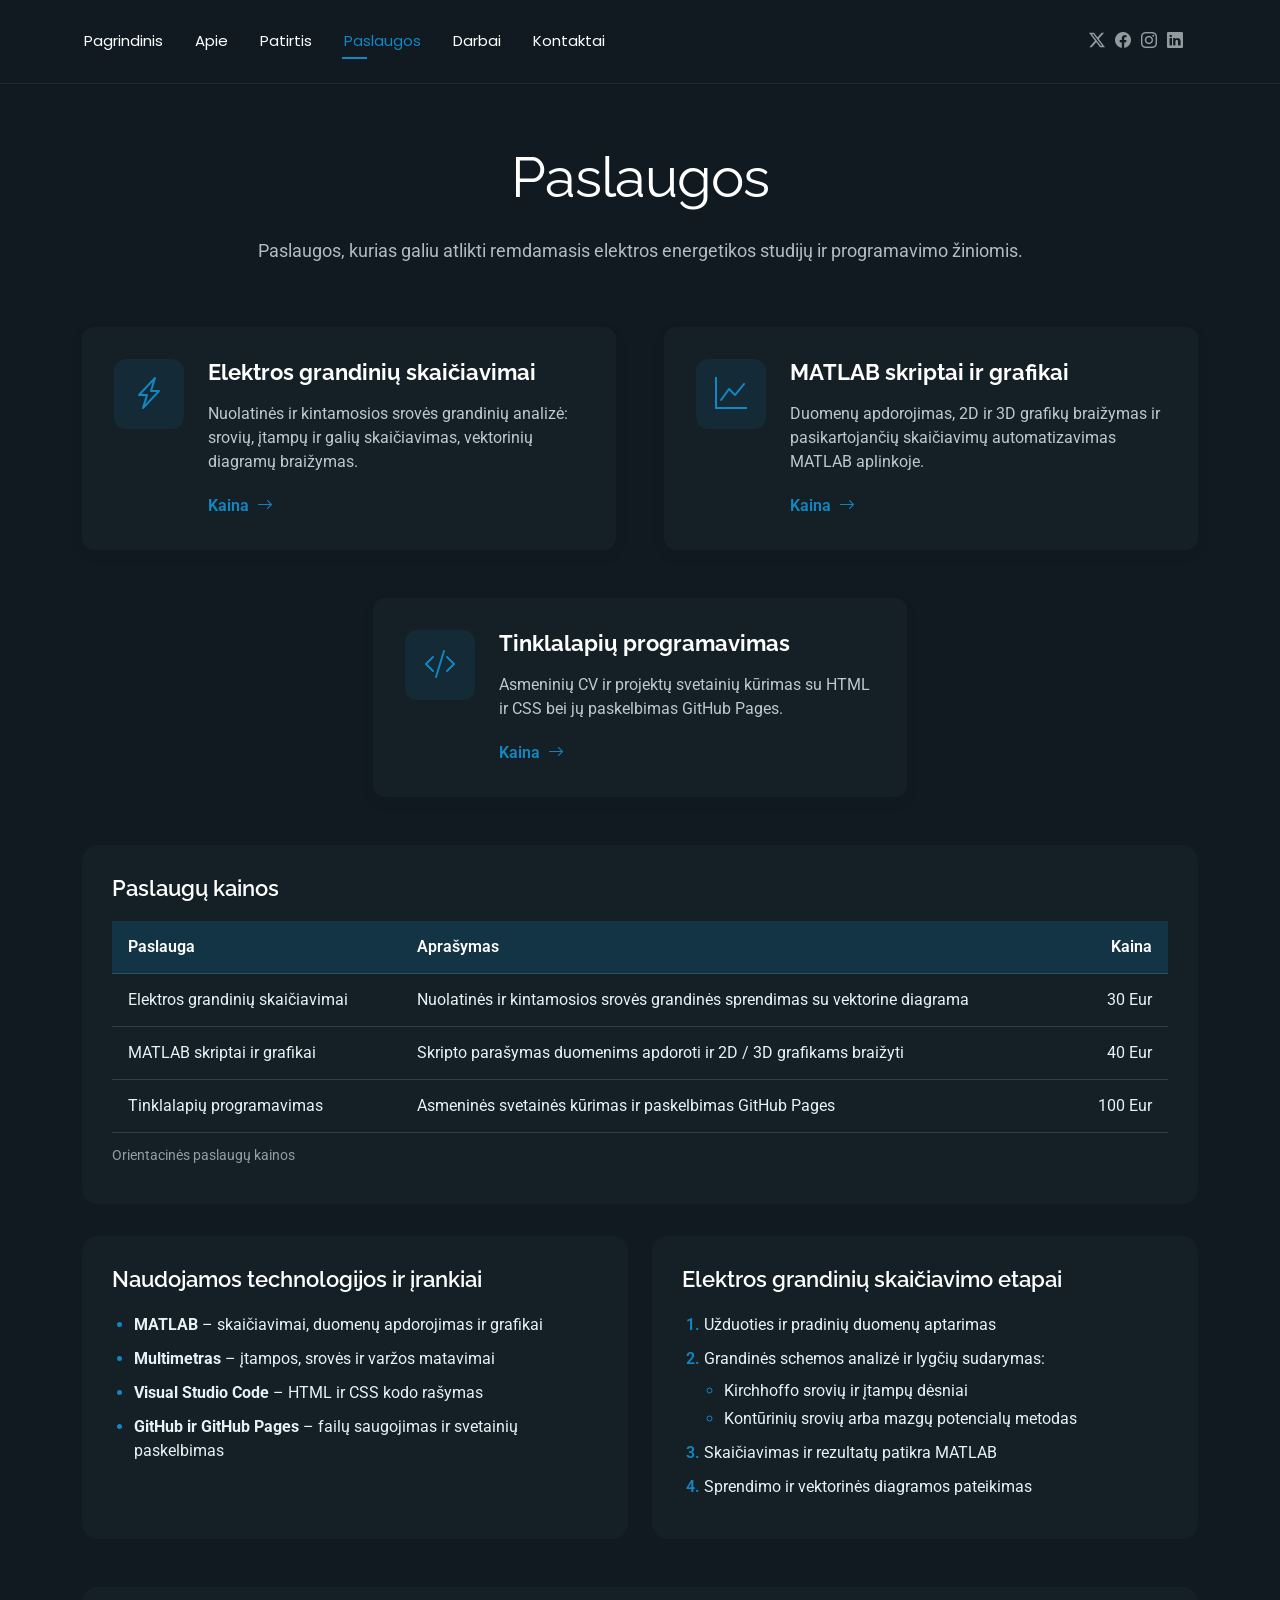
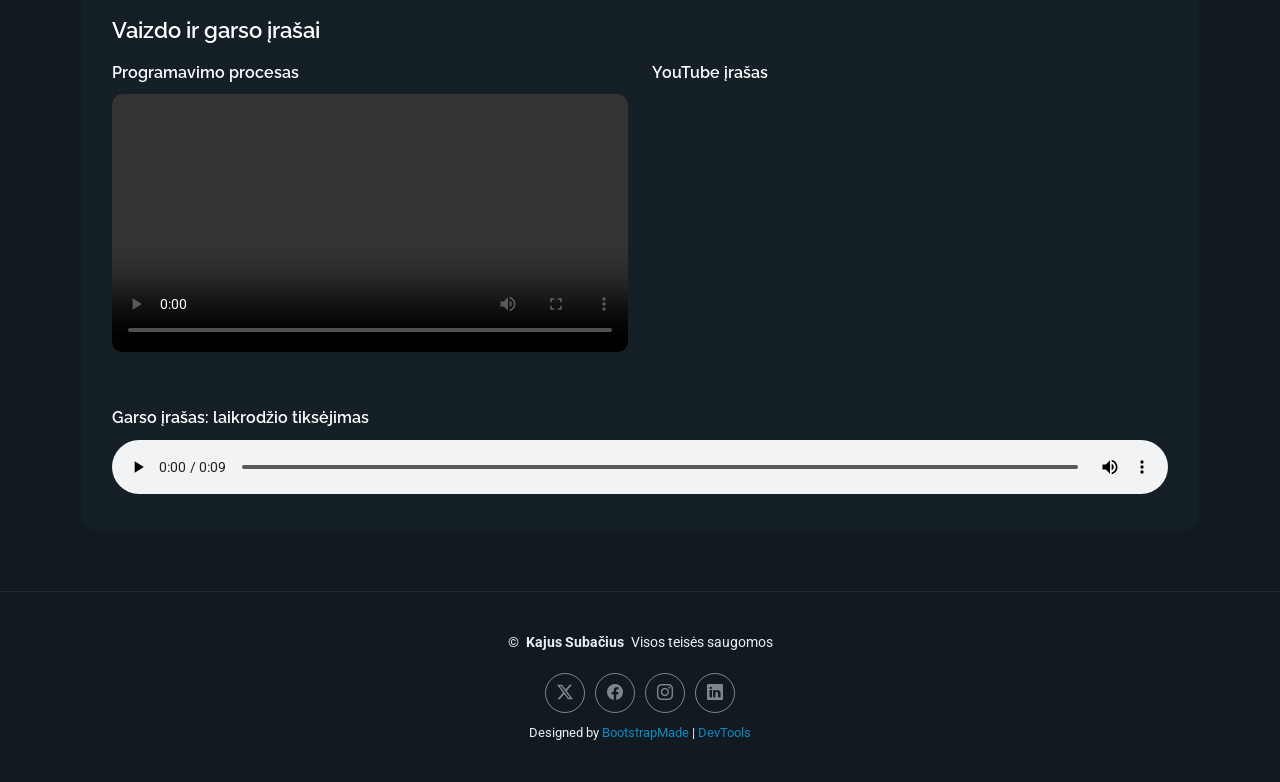
<file: services.html>
<!DOCTYPE html>
<html lang="lt">

<head>
  <meta charset="UTF-8">
  <meta content="width=device-width, initial-scale=1.0" name="viewport">
  <title>Services - FolioOne Bootstrap Template</title>
  <meta name="description" content="">
  <meta name="keywords" content="">

  <!-- Favicons -->
  <link href="assets/img/favicon.png" rel="icon">
  <link href="assets/img/apple-touch-icon.png" rel="apple-touch-icon">

  <!-- Fonts -->
  <link href="https://fonts.googleapis.com" rel="preconnect">
  <link href="https://fonts.gstatic.com" rel="preconnect" crossorigin>
  <link href="https://fonts.googleapis.com/css2?family=Roboto:ital,wght@0,100;0,300;0,400;0,500;0,700;0,900;1,100;1,300;1,400;1,500;1,700;1,900&family=Poppins:ital,wght@0,100;0,200;0,300;0,400;0,500;0,600;0,700;0,800;0,900;1,100;1,200;1,300;1,400;1,500;1,600;1,700;1,800;1,900&family=Raleway:ital,wght@0,100;0,200;0,300;0,400;0,500;0,600;0,700;0,800;0,900;1,100;1,200;1,300;1,400;1,500;1,600;1,700;1,800;1,900&display=swap" rel="stylesheet">

  <!-- Vendor CSS Files -->
  <link href="assets/vendor/bootstrap/css/bootstrap.min.css" rel="stylesheet">
  <link href="assets/vendor/bootstrap-icons/bootstrap-icons.css" rel="stylesheet">
  <link href="assets/vendor/aos/aos.css" rel="stylesheet">
  <link href="assets/vendor/swiper/swiper-bundle.min.css" rel="stylesheet">
  <link href="assets/vendor/glightbox/css/glightbox.min.css" rel="stylesheet">

  <!-- Main CSS File -->
  <link href="assets/css/main.css" rel="stylesheet">

  <!-- =======================================================
  * Template Name: FolioOne
  * Template URL: https://bootstrapmade.com/folioone-bootstrap-portfolio-website-template/
  * Updated: Aug 23 2025 with Bootstrap v5.3.7
  * Author: BootstrapMade.com
  * License: https://bootstrapmade.com/license/
  ======================================================== -->
</head>

<body class="services-page">

  <header id="header" class="header d-flex align-items-center light-background sticky-top">
    <div class="container position-relative d-flex align-items-center justify-content-between">

      <!-- <a href="index.html" class="logo d-flex align-items-center me-auto me-xl-0">
      <img src="assets/img/logo.webp" alt="Svetainės logotipas">
      <h1 class="sitename">FolioOne</h1> 
    </a> -->

      <nav id="navmenu" class="navmenu">
        <ul>
          <li><a href="index.html">Pagrindinis</a></li>
          <li><a href="about.html">Apie</a></li>
          <li><a href="resume.html">Patirtis</a></li>
          <li><a href="services.html" class="active">Paslaugos</a></li>
          <li><a href="portfolio.html">Darbai</a></li>
          <li><a href="contact.html">Kontaktai</a></li>
        </ul>
        <i class="mobile-nav-toggle d-xl-none bi bi-list"></i>
      </nav>

      <div class="header-social-links">
        <a href="#" class="twitter"><i class="bi bi-twitter-x"></i></a>
        <a href="#" class="facebook"><i class="bi bi-facebook"></i></a>
        <a href="#" class="instagram"><i class="bi bi-instagram"></i></a>
        <a href="#" class="linkedin"><i class="bi bi-linkedin"></i></a>
      </div>

    </div>
  </header>

  <main class="main">

    <!-- Services Section -->
    <section id="services" class="services section">

      <!-- Section Title -->
      <div class="container section-title" data-aos="fade-up">
        <h2>Paslaugos</h2>
        <p>Paslaugos, kurias galiu atlikti remdamasis elektros energetikos studijų ir programavimo žiniomis.</p>
      </div><!-- End Section Title -->

      <div class="container" data-aos="fade-up" data-aos-delay="100">

        <div class="row justify-content-center g-5">

          <div class="col-md-6" data-aos="fade-right" data-aos-delay="100">
            <div class="service-item">
              <div class="service-icon">
                <i class="bi bi-lightning-charge"></i>
              </div>
              <div class="service-content">
                <h3>Elektros grandinių skaičiavimai</h3>
                <p>Nuolatinės ir kintamosios srovės grandinių analizė: srovių, įtampų ir galių skaičiavimas, vektorinių diagramų braižymas.</p>
                <a href="#kainos" class="service-link">
                  <span>Kaina</span>
                  <i class="bi bi-arrow-right"></i>
                </a>
              </div>
            </div>
          </div><!-- End Service Item -->

          <div class="col-md-6" data-aos="fade-left" data-aos-delay="100">
            <div class="service-item">
              <div class="service-icon">
                <i class="bi bi-graph-up"></i>
              </div>
              <div class="service-content">
                <h3>MATLAB skriptai ir grafikai</h3>
                <p>Duomenų apdorojimas, 2D ir 3D grafikų braižymas ir pasikartojančių skaičiavimų automatizavimas MATLAB aplinkoje.</p>
                <a href="#kainos" class="service-link">
                  <span>Kaina</span>
                  <i class="bi bi-arrow-right"></i>
                </a>
              </div>
            </div>
          </div><!-- End Service Item -->

          <div class="col-md-6" data-aos="fade-up" data-aos-delay="200">
            <div class="service-item">
              <div class="service-icon">
                <i class="bi bi-code-slash"></i>
              </div>
              <div class="service-content">
                <h3>Tinklalapių programavimas</h3>
                <p>Asmeninių CV ir projektų svetainių kūrimas su HTML ir CSS bei jų paskelbimas GitHub Pages.</p>
                <a href="#kainos" class="service-link">
                  <span>Kaina</span>
                  <i class="bi bi-arrow-right"></i>
                </a>
              </div>
            </div>
          </div><!-- End Service Item -->

        </div>

        <!-- Kainų lentelė (4x3) -->
        <div class="services-extra mt-5" id="kainos" data-aos="fade-up">
          <h3>Paslaugų kainos</h3>
          <div class="table-wrap">
            <table class="price-table">
              <caption>Orientacinės paslaugų kainos</caption>
              <thead>
                <tr>
                  <th scope="col">Paslauga</th>
                  <th scope="col">Aprašymas</th>
                  <th scope="col">Kaina</th>
                </tr>
              </thead>
              <tbody>
                <tr>
                  <td>Elektros grandinių skaičiavimai</td>
                  <td>Nuolatinės ir kintamosios srovės grandinės sprendimas su vektorine diagrama</td>
                  <td>30 Eur</td>
                </tr>
                <tr>
                  <td>MATLAB skriptai ir grafikai</td>
                  <td>Skripto parašymas duomenims apdoroti ir 2D / 3D grafikams braižyti</td>
                  <td>40 Eur</td>
                </tr>
                <tr>
                  <td>Tinklalapių programavimas</td>
                  <td>Asmeninės svetainės kūrimas ir paskelbimas GitHub Pages</td>
                  <td>100 Eur</td>
                </tr>
              </tbody>
            </table>
          </div>
        </div><!-- End Kainų lentelė -->

        <!-- Sąrašai -->
        <div class="row g-4 mt-2">
          <div class="col-lg-6" data-aos="fade-up" data-aos-delay="100">
            <div class="services-extra h-100">
              <h3>Naudojamos technologijos ir įrankiai</h3>
              <ul class="tech-list">
                <li><strong>MATLAB</strong> – skaičiavimai, duomenų apdorojimas ir grafikai</li>
                <li><strong>Multimetras</strong> – įtampos, srovės ir varžos matavimai</li>
                <li><strong>Visual Studio Code</strong> – HTML ir CSS kodo rašymas</li>
                <li><strong>GitHub ir GitHub Pages</strong> – failų saugojimas ir svetainių paskelbimas</li>
              </ul>
            </div>
          </div>

          <div class="col-lg-6" data-aos="fade-up" data-aos-delay="200">
            <div class="services-extra h-100">
              <h3>Elektros grandinių skaičiavimo etapai</h3>
              <ol class="steps-list">
                <li>Užduoties ir pradinių duomenų aptarimas</li>
                <li>Grandinės schemos analizė ir lygčių sudarymas:
                  <ul>
                    <li>Kirchhoffo srovių ir įtampų dėsniai</li>
                    <li>Kontūrinių srovių arba mazgų potencialų metodas</li>
                  </ul>
                </li>
                <li>Skaičiavimas ir rezultatų patikra MATLAB</li>
                <li>Sprendimo ir vektorinės diagramos pateikimas</li>
              </ol>
            </div>
          </div>
        </div><!-- End Sąrašai -->

        <!-- Medijos įrašai -->
        <div class="services-extra mt-5" id="medija" data-aos="fade-up">
          <h3>Vaizdo ir garso įrašai</h3>
          <div class="row g-4">
            <div class="col-lg-6">
              <h4>Programavimo procesas</h4>
              <video controls preload="metadata" width="640" height="360" class="media-video">
                <source src="assets/media/rasymas-klaviatura.mp4" type="video/mp4">
                Jūsų naršyklė nepalaiko vaizdo įrašų.
              </video>
            </div>
            <div class="col-lg-6">
              <h4>YouTube įrašas</h4>
              <div class="ratio ratio-16x9">
                <iframe src="https://www.youtube.com/embed/BoUVIhtqjAw" title="YouTube vaizdo įrašas" allow="accelerometer; autoplay; clipboard-write; encrypted-media; gyroscope; picture-in-picture; web-share" referrerpolicy="strict-origin-when-cross-origin" allowfullscreen></iframe>
              </div>
            </div>
            <div class="col-12">
              <h4>Garso įrašas: laikrodžio tiksėjimas</h4>
              <audio controls preload="metadata" class="w-100">
                <source src="assets/media/laikrodzio-tiksejimas.mp3" type="audio/mpeg">
                Jūsų naršyklė nepalaiko garso įrašų.
              </audio>
            </div>
          </div>
        </div><!-- End Medijos įrašai -->

      </div>

    </section><!-- /Services Section -->

  </main>

  <footer id="footer" class="footer">

    <div class="container">
      <div class="copyright text-center ">
        <p>© <strong class="px-1 sitename">Kajus Subačius</strong> <span>Visos teisės saugomos<br></span></p>
      </div>
      <div class="social-links d-flex justify-content-center">
        <a href=""><i class="bi bi-twitter-x"></i></a>
        <a href=""><i class="bi bi-facebook"></i></a>
        <a href=""><i class="bi bi-instagram"></i></a>
        <a href=""><i class="bi bi-linkedin"></i></a>
      </div>
      <div class="credits">
        <!-- All the links in the footer should remain intact. -->
        <!-- You can delete the links only if you've purchased the pro version. -->
        <!-- Licensing information: https://bootstrapmade.com/license/ -->
        <!-- Purchase the pro version with working PHP/AJAX contact form: [buy-url] -->
        Designed by <a href="https://bootstrapmade.com/">BootstrapMade</a> | <a href="https://bootstrapmade.com/tools/">DevTools</a>
      </div>
    </div>

  </footer>

  <!-- Scroll Top -->
  <a href="#" id="scroll-top" class="scroll-top d-flex align-items-center justify-content-center"><i class="bi bi-arrow-up-short"></i></a>

  <!-- Preloader -->
  <div id="preloader"></div>

  <!-- Vendor JS Files -->
  <script src="assets/vendor/bootstrap/js/bootstrap.bundle.min.js"></script>
  <script src="assets/vendor/php-email-form/validate.js"></script>
  <script src="assets/vendor/aos/aos.js"></script>
  <script src="assets/vendor/typed.js/typed.umd.js"></script>
  <script src="assets/vendor/waypoints/noframework.waypoints.js"></script>
  <script src="assets/vendor/purecounter/purecounter_vanilla.js"></script>
  <script src="assets/vendor/swiper/swiper-bundle.min.js"></script>
  <script src="assets/vendor/imagesloaded/imagesloaded.pkgd.min.js"></script>
  <script src="assets/vendor/isotope-layout/isotope.pkgd.min.js"></script>
  <script src="assets/vendor/glightbox/js/glightbox.min.js"></script>

  <!-- Main JS File -->
  <script src="assets/js/main.js"></script>

</body>

</html>
</file>
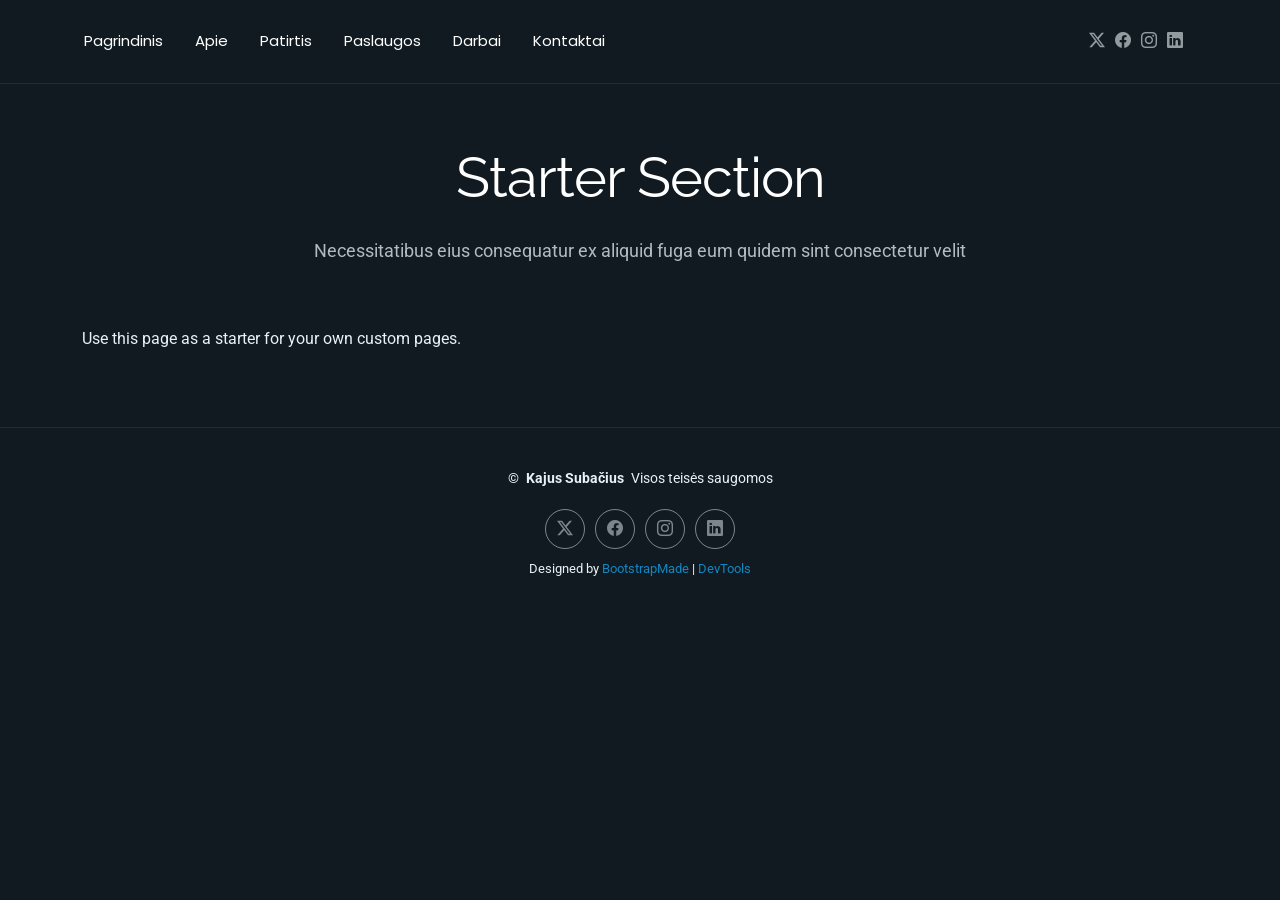
<file: starter-page.html>
<!DOCTYPE html>
<html lang="lt">

<head>
  <meta charset="UTF-8">
  <meta content="width=device-width, initial-scale=1.0" name="viewport">
  <title>Starter Page - FolioOne Bootstrap Template</title>
  <meta name="description" content="">
  <meta name="keywords" content="">

  <!-- Favicons -->
  <link href="assets/img/favicon.png" rel="icon">
  <link href="assets/img/apple-touch-icon.png" rel="apple-touch-icon">

  <!-- Fonts -->
  <link href="https://fonts.googleapis.com" rel="preconnect">
  <link href="https://fonts.gstatic.com" rel="preconnect" crossorigin>
  <link href="https://fonts.googleapis.com/css2?family=Roboto:ital,wght@0,100;0,300;0,400;0,500;0,700;0,900;1,100;1,300;1,400;1,500;1,700;1,900&family=Poppins:ital,wght@0,100;0,200;0,300;0,400;0,500;0,600;0,700;0,800;0,900;1,100;1,200;1,300;1,400;1,500;1,600;1,700;1,800;1,900&family=Raleway:ital,wght@0,100;0,200;0,300;0,400;0,500;0,600;0,700;0,800;0,900;1,100;1,200;1,300;1,400;1,500;1,600;1,700;1,800;1,900&display=swap" rel="stylesheet">

  <!-- Vendor CSS Files -->
  <link href="assets/vendor/bootstrap/css/bootstrap.min.css" rel="stylesheet">
  <link href="assets/vendor/bootstrap-icons/bootstrap-icons.css" rel="stylesheet">
  <link href="assets/vendor/aos/aos.css" rel="stylesheet">
  <link href="assets/vendor/swiper/swiper-bundle.min.css" rel="stylesheet">
  <link href="assets/vendor/glightbox/css/glightbox.min.css" rel="stylesheet">

  <!-- Main CSS File -->
  <link href="assets/css/main.css" rel="stylesheet">

  <!-- =======================================================
  * Template Name: FolioOne
  * Template URL: https://bootstrapmade.com/folioone-bootstrap-portfolio-website-template/
  * Updated: Aug 23 2025 with Bootstrap v5.3.7
  * Author: BootstrapMade.com
  * License: https://bootstrapmade.com/license/
  ======================================================== -->
</head>

<body class="starter-page-page">

  <header id="header" class="header d-flex align-items-center light-background sticky-top">
    <div class="container position-relative d-flex align-items-center justify-content-between">

      <!-- <a href="index.html" class="logo d-flex align-items-center me-auto me-xl-0">
      <img src="assets/img/logo.webp" alt="">
      <h1 class="sitename">FolioOne</h1> 
    </a> -->

      <nav id="navmenu" class="navmenu">
        <ul>
          <li><a href="index.html">Pagrindinis</a></li>
          <li><a href="about.html">Apie</a></li>
          <li><a href="resume.html">Patirtis</a></li>
          <li><a href="services.html">Paslaugos</a></li>
          <li><a href="portfolio.html">Darbai</a></li>
          <li><a href="contact.html">Kontaktai</a></li>
        </ul>
        <i class="mobile-nav-toggle d-xl-none bi bi-list"></i>
      </nav>

      <div class="header-social-links">
        <a href="#" class="twitter"><i class="bi bi-twitter-x"></i></a>
        <a href="#" class="facebook"><i class="bi bi-facebook"></i></a>
        <a href="#" class="instagram"><i class="bi bi-instagram"></i></a>
        <a href="#" class="linkedin"><i class="bi bi-linkedin"></i></a>
      </div>

    </div>
  </header>

  <main class="main">

    <!-- Starter Section Section -->
    <section id="starter-section" class="starter-section section">

      <!-- Section Title -->
      <div class="container section-title" data-aos="fade-up">
        <h2>Starter Section</h2>
        <p>Necessitatibus eius consequatur ex aliquid fuga eum quidem sint consectetur velit</p>
      </div><!-- End Section Title -->

      <div class="container" data-aos="fade-up">
        <p>Use this page as a starter for your own custom pages.</p>
      </div>

    </section><!-- /Starter Section Section -->

  </main>

  <footer id="footer" class="footer">

    <div class="container">
      <div class="copyright text-center ">
        <p>© <strong class="px-1 sitename">Kajus Subačius</strong> <span>Visos teisės saugomos<br></span></p>
      </div>
      <div class="social-links d-flex justify-content-center">
        <a href=""><i class="bi bi-twitter-x"></i></a>
        <a href=""><i class="bi bi-facebook"></i></a>
        <a href=""><i class="bi bi-instagram"></i></a>
        <a href=""><i class="bi bi-linkedin"></i></a>
      </div>
      <div class="credits">
        <!-- All the links in the footer should remain intact. -->
        <!-- You can delete the links only if you've purchased the pro version. -->
        <!-- Licensing information: https://bootstrapmade.com/license/ -->
        <!-- Purchase the pro version with working PHP/AJAX contact form: [buy-url] -->
        Designed by <a href="https://bootstrapmade.com/">BootstrapMade</a> | <a href="https://bootstrapmade.com/tools/">DevTools</a>
      </div>
    </div>

  </footer>

  <!-- Scroll Top -->
  <a href="#" id="scroll-top" class="scroll-top d-flex align-items-center justify-content-center"><i class="bi bi-arrow-up-short"></i></a>

  <!-- Preloader -->
  <div id="preloader"></div>

  <!-- Vendor JS Files -->
  <script src="assets/vendor/bootstrap/js/bootstrap.bundle.min.js"></script>
  <script src="assets/vendor/php-email-form/validate.js"></script>
  <script src="assets/vendor/aos/aos.js"></script>
  <script src="assets/vendor/typed.js/typed.umd.js"></script>
  <script src="assets/vendor/waypoints/noframework.waypoints.js"></script>
  <script src="assets/vendor/purecounter/purecounter_vanilla.js"></script>
  <script src="assets/vendor/swiper/swiper-bundle.min.js"></script>
  <script src="assets/vendor/imagesloaded/imagesloaded.pkgd.min.js"></script>
  <script src="assets/vendor/isotope-layout/isotope.pkgd.min.js"></script>
  <script src="assets/vendor/glightbox/js/glightbox.min.js"></script>

  <!-- Main JS File -->
  <script src="assets/js/main.js"></script>

</body>

</html>
</file>
<file: assets/css/main.css>
/**
* Template Name: FolioOne
* Template URL: https://bootstrapmade.com/folioone-bootstrap-portfolio-website-template/
* Updated: Aug 23 2025 with Bootstrap v5.3.7
* Author: BootstrapMade.com
* License: https://bootstrapmade.com/license/
*/

/*--------------------------------------------------------------
# Font & Color Variables
# Help: https://bootstrapmade.com/color-system/
--------------------------------------------------------------*/
/* Fonts */
:root {
  --default-font: "Roboto",  system-ui, -apple-system, "Segoe UI", Roboto, "Helvetica Neue", Arial, "Noto Sans", "Liberation Sans", sans-serif, "Apple Color Emoji", "Segoe UI Emoji", "Segoe UI Symbol", "Noto Color Emoji";
  --heading-font: "Raleway",  sans-serif;
  --nav-font: "Poppins",  sans-serif;
}

/* Global Colors - The following color variables are used throughout the website. Updating them here will change the color scheme of the entire website */
:root { 
  --background-color: #101a20; /* Background color for the entire website, including individual sections */
  --default-color: #e7f2f7; /* Default color used for the majority of the text content across the entire website */
  --heading-color: #ffffff; /* Color for headings, subheadings and title throughout the website */
  --accent-color: #1387c1; /* Accent color that represents your brand on the website. It's used for buttons, links, and other elements that need to stand out */
  --surface-color: #141f26; /* The surface color is used as a background of boxed elements within sections, such as cards, icon boxes, or other elements that require a visual separation from the global background. */
  --contrast-color: #ffffff; /* Contrast color for text, ensuring readability against backgrounds of accent, heading, or default colors. */
}

/* Nav Menu Colors - The following color variables are used specifically for the navigation menu. They are separate from the global colors to allow for more customization options */
:root {
  --nav-color: #ffffff;  /* The default color of the main navmenu links */
  --nav-hover-color: #1387c1; /* Applied to main navmenu links when they are hovered over or active */
  --nav-mobile-background-color: #213642; /* Used as the background color for mobile navigation menu */
  --nav-dropdown-background-color: #051117; /* Used as the background color for dropdown items that appear when hovering over primary navigation items */
  --nav-dropdown-color: #e7f2f7; /* Used for navigation links of the dropdown items in the navigation menu. */
  --nav-dropdown-hover-color: #1387c1; /* Similar to --nav-hover-color, this color is applied to dropdown navigation links when they are hovered over. */
}

/* Color Presets - These classes override global colors when applied to any section or element, providing reuse of the sam color scheme. */

.light-background {
  --background-color: #142027;
  --surface-color: #325264;
}

.dark-background {
  --background-color: #0b1419;
  --default-color: #ffffff;
  --heading-color: #ffffff;
  --surface-color: #252525;
  --contrast-color: #ffffff;
}

/* Smooth scroll */
:root {
  scroll-behavior: smooth;
}

/*--------------------------------------------------------------
# General Styling & Shared Classes
--------------------------------------------------------------*/
body {
  color: var(--default-color);
  background-color: var(--background-color);
  font-family: var(--default-font);
}

a {
  color: var(--accent-color);
  text-decoration: none;
  transition: 0.3s;
}

a:hover {
  color: color-mix(in srgb, var(--accent-color), transparent 25%);
  text-decoration: none;
}

h1,
h2,
h3,
h4,
h5,
h6 {
  color: var(--heading-color);
  font-family: var(--heading-font);
}

/* PHP Email Form Messages
------------------------------*/
.php-email-form .error-message {
  display: none;
  background: #df1529;
  color: #ffffff;
  text-align: left;
  padding: 15px;
  margin-bottom: 24px;
  font-weight: 600;
}

.php-email-form .sent-message {
  display: none;
  color: #ffffff;
  background: #059652;
  text-align: center;
  padding: 15px;
  margin-bottom: 24px;
  font-weight: 600;
}

.php-email-form .loading {
  display: none;
  background: var(--surface-color);
  text-align: center;
  padding: 15px;
  margin-bottom: 24px;
}

.php-email-form .loading:before {
  content: "";
  display: inline-block;
  border-radius: 50%;
  width: 24px;
  height: 24px;
  margin: 0 10px -6px 0;
  border: 3px solid var(--accent-color);
  border-top-color: var(--surface-color);
  animation: php-email-form-loading 1s linear infinite;
}

@keyframes php-email-form-loading {
  0% {
    transform: rotate(0deg);
  }

  100% {
    transform: rotate(360deg);
  }
}

/*--------------------------------------------------------------
# Global Header
--------------------------------------------------------------*/
.header {
  --background-color: rgba(255, 255, 255, 0);
  color: var(--default-color);
  background-color: var(--background-color);
  padding: 15px 0;
  transition: all 0.5s;
  z-index: 997;
  border-bottom: 1px solid color-mix(in srgb, var(--default-color), transparent 92%);
}

.header .logo {
  line-height: 1;
}

.header .logo img {
  max-height: 36px;
  margin-right: 8px;
}

.header .logo h1 {
  font-size: 32px;
  margin: 0;
  font-weight: 400;
  color: var(--heading-color);
}

.header .header-social-links {
  padding-right: 15px;
}

.header .header-social-links a {
  color: color-mix(in srgb, var(--default-color), transparent 40%);
  padding-left: 6px;
  display: inline-block;
  transition: 0.3s;
  font-size: 16px;
}

.header .header-social-links a:hover {
  color: var(--default-color);
}

.header .header-social-links a i {
  line-height: 0px;
}

@media (max-width: 1200px) {
  .header .logo {
    order: 1;
  }

  .header .header-social-links {
    order: 2;
  }

  .header .navmenu {
    order: 3;
  }
}

/* Global Header on Scroll
------------------------------*/
.scrolled .header {
  --background-color: rgba(16, 26, 32, 0.9);
}

/*--------------------------------------------------------------
# Navigation Menu
--------------------------------------------------------------*/
/* Desktop Navigation */
@media (min-width: 1200px) {
  .navmenu {
    padding: 0;
  }

  .navmenu ul {
    margin: 0;
    padding: 0;
    display: flex;
    list-style: none;
    align-items: center;
  }

  .navmenu li {
    position: relative;
  }

  .navmenu>ul>li {
    white-space: nowrap;
    padding: 15px 28px 15px 0;
  }

  .navmenu>ul>li:last-child {
    padding-right: 0;
  }

  .navmenu a,
  .navmenu a:focus {
    color: var(--nav-color);
    font-size: 15px;
    padding: 0 2px;
    font-family: var(--nav-font);
    font-weight: 400;
    display: flex;
    align-items: center;
    justify-content: space-between;
    white-space: nowrap;
    transition: 0.3s;
    position: relative;
  }

  .navmenu a i,
  .navmenu a:focus i {
    font-size: 12px;
    line-height: 0;
    margin-left: 5px;
    transition: 0.3s;
  }

  .navmenu>ul>li>a:before {
    content: "";
    position: absolute;
    height: 2px;
    bottom: -6px;
    left: 0;
    background-color: var(--nav-hover-color);
    visibility: hidden;
    width: 0px;
    transition: all 0.3s ease-in-out 0s;
  }

  .navmenu a:hover:before,
  .navmenu li:hover>a:before,
  .navmenu .active:before {
    visibility: visible;
    width: 25px;
  }

  .navmenu li:hover>a,
  .navmenu .active,
  .navmenu .active:focus {
    color: var(--nav-hover-color);
  }

  .navmenu .dropdown ul {
    margin: 0;
    padding: 10px 0;
    background: var(--nav-dropdown-background-color);
    display: block;
    position: absolute;
    visibility: hidden;
    left: -5px;
    top: 130%;
    opacity: 0;
    transition: 0.3s;
    border-radius: 4px;
    z-index: 99;
    box-shadow: 0px 0px 30px rgba(0, 0, 0, 0.1);
  }

  .navmenu .dropdown ul li {
    min-width: 200px;
  }

  .navmenu .dropdown ul a {
    padding: 10px 20px;
    font-size: 15px;
    text-transform: none;
    color: var(--nav-dropdown-color);
  }

  .navmenu .dropdown ul a i {
    font-size: 12px;
  }

  .navmenu .dropdown ul a:hover,
  .navmenu .dropdown ul .active:hover,
  .navmenu .dropdown ul li:hover>a {
    color: var(--nav-dropdown-hover-color);
  }

  .navmenu .dropdown:hover>ul {
    opacity: 1;
    top: 100%;
    visibility: visible;
  }

  .navmenu .dropdown .dropdown ul {
    top: 0;
    left: -90%;
    visibility: hidden;
  }

  .navmenu .dropdown .dropdown:hover>ul {
    opacity: 1;
    top: 0;
    left: -100%;
    visibility: visible;
  }
}

/* Mobile Navigation */
@media (max-width: 1199px) {
  .mobile-nav-toggle {
    color: var(--nav-color);
    font-size: 28px;
    line-height: 0;
    margin-right: 10px;
    cursor: pointer;
    transition: color 0.3s;
  }

  .navmenu {
    padding: 0;
    z-index: 9997;
  }

  .navmenu ul {
    display: none;
    list-style: none;
    position: absolute;
    inset: 60px 20px 20px 20px;
    padding: 10px 0;
    margin: 0;
    border-radius: 6px;
    background-color: var(--nav-mobile-background-color);
    border: 1px solid color-mix(in srgb, var(--default-color), transparent 90%);
    box-shadow: none;
    overflow-y: auto;
    transition: 0.3s;
    z-index: 9998;
  }

  .navmenu a,
  .navmenu a:focus {
    color: var(--nav-dropdown-color);
    padding: 10px 20px;
    font-family: var(--nav-font);
    font-size: 17px;
    font-weight: 500;
    display: flex;
    align-items: center;
    justify-content: space-between;
    white-space: nowrap;
    transition: 0.3s;
  }

  .navmenu a i,
  .navmenu a:focus i {
    font-size: 12px;
    line-height: 0;
    margin-left: 5px;
    width: 30px;
    height: 30px;
    display: flex;
    align-items: center;
    justify-content: center;
    border-radius: 50%;
    transition: 0.3s;
    background-color: color-mix(in srgb, var(--accent-color), transparent 90%);
  }

  .navmenu a i:hover,
  .navmenu a:focus i:hover {
    background-color: var(--accent-color);
    color: var(--contrast-color);
  }

  .navmenu a:hover,
  .navmenu .active,
  .navmenu .active:focus {
    color: var(--nav-dropdown-hover-color);
  }

  .navmenu .active i,
  .navmenu .active:focus i {
    background-color: var(--accent-color);
    color: var(--contrast-color);
    transform: rotate(180deg);
  }

  .navmenu .dropdown ul {
    position: static;
    display: none;
    z-index: 99;
    padding: 10px 0;
    margin: 10px 20px;
    background-color: var(--nav-dropdown-background-color);
    transition: all 0.5s ease-in-out;
  }

  .navmenu .dropdown ul ul {
    background-color: rgba(33, 37, 41, 0.1);
  }

  .navmenu .dropdown>.dropdown-active {
    display: block;
    background-color: rgba(33, 37, 41, 0.03);
  }

  .mobile-nav-active {
    overflow: hidden;
  }

  .mobile-nav-active .mobile-nav-toggle {
    color: #fff;
    position: absolute;
    font-size: 32px;
    top: 15px;
    right: 15px;
    margin-right: 0;
    z-index: 9999;
  }

  .mobile-nav-active .navmenu {
    position: fixed;
    overflow: hidden;
    inset: 0;
    background: rgba(33, 37, 41, 0.8);
    transition: 0.3s;
  }

  .mobile-nav-active .navmenu>ul {
    display: block;
  }
}

/*--------------------------------------------------------------
# Global Footer
--------------------------------------------------------------*/
.footer {
  color: var(--default-color);
  background-color: var(--background-color);
  font-size: 14px;
  padding: 40px 0;
  position: relative;
  border-top: 1px solid color-mix(in srgb, var(--default-color), transparent 92%);
}

.footer .copyright p {
  margin-bottom: 0;
}

.footer .social-links {
  margin-top: 20px;
}

.footer .social-links a {
  display: flex;
  align-items: center;
  justify-content: center;
  width: 40px;
  height: 40px;
  border-radius: 50%;
  border: 1px solid color-mix(in srgb, var(--default-color), transparent 50%);
  font-size: 16px;
  color: color-mix(in srgb, var(--default-color), transparent 50%);
  margin: 0 5px;
  transition: 0.3s;
}

.footer .social-links a:hover {
  color: var(--accent-color);
  border-color: var(--accent-color);
}

.footer .credits {
  margin-top: 10px;
  font-size: 13px;
  text-align: center;
}

/*--------------------------------------------------------------
# Preloader
--------------------------------------------------------------*/
#preloader {
  position: fixed;
  inset: 0;
  z-index: 9999;
  overflow: hidden;
  background-color: var(--background-color);
  transition: all 0.6s ease-out;
  width: 100%;
  height: 100vh;
}

#preloader:before,
#preloader:after {
  content: "";
  position: absolute;
  border: 4px solid var(--accent-color);
  border-radius: 50%;
  animation: animate-preloader 2s cubic-bezier(0, 0.2, 0.8, 1) infinite;
}

#preloader:after {
  animation-delay: -0.5s;
}

@keyframes animate-preloader {
  0% {
    width: 10px;
    height: 10px;
    top: calc(50% - 5px);
    left: calc(50% - 5px);
    opacity: 1;
  }

  100% {
    width: 72px;
    height: 72px;
    top: calc(50% - 36px);
    left: calc(50% - 36px);
    opacity: 0;
  }
}

/*--------------------------------------------------------------
# Scroll Top Button
--------------------------------------------------------------*/
.scroll-top {
  position: fixed;
  visibility: hidden;
  opacity: 0;
  right: 15px;
  bottom: -15px;
  z-index: 99999;
  background-color: var(--accent-color);
  width: 44px;
  height: 44px;
  border-radius: 50px;
  transition: all 0.4s;
}

.scroll-top i {
  font-size: 24px;
  color: var(--contrast-color);
  line-height: 0;
}

.scroll-top:hover {
  background-color: color-mix(in srgb, var(--accent-color), transparent 20%);
  color: var(--contrast-color);
}

.scroll-top.active {
  visibility: visible;
  opacity: 1;
  bottom: 15px;
}

/*--------------------------------------------------------------
# Disable aos animation delay on mobile devices
--------------------------------------------------------------*/
@media screen and (max-width: 768px) {
  [data-aos-delay] {
    transition-delay: 0 !important;
  }
}

/*--------------------------------------------------------------
# Global Page Titles & Breadcrumbs
--------------------------------------------------------------*/
.page-title {
  color: var(--default-color);
  background-color: var(--background-color);
  position: relative;
}

.page-title .heading {
  padding: 80px 0;
  border-top: 1px solid color-mix(in srgb, var(--default-color), transparent 90%);
}

.page-title .heading h1 {
  font-size: 38px;
  font-weight: 700;
}

.page-title nav {
  background-color: color-mix(in srgb, var(--default-color), transparent 96%);
  padding: 20px 0;
}

.page-title nav ol {
  display: flex;
  flex-wrap: wrap;
  list-style: none;
  padding: 0;
  margin: 0;
  font-size: 16px;
  font-weight: 400;
}

.page-title nav ol li+li {
  padding-left: 10px;
}

.page-title nav ol li+li::before {
  content: "/";
  display: inline-block;
  padding-right: 10px;
  color: color-mix(in srgb, var(--default-color), transparent 70%);
}

/*--------------------------------------------------------------
# Global Sections
--------------------------------------------------------------*/
section,
.section {
  color: var(--default-color);
  background-color: var(--background-color);
  padding: 60px 0;
  scroll-margin-top: 100px;
  overflow: clip;
}

@media (max-width: 1199px) {

  section,
  .section {
    scroll-margin-top: 66px;
  }
}

/*--------------------------------------------------------------
# Global Section Titles
--------------------------------------------------------------*/
.section-title {
  text-align: center;
  padding-bottom: 60px;
  position: relative;
}

.section-title h2 {
  font-size: 3.5rem;
  font-weight: 400;
  line-height: 1.2;
  color: var(--heading-color);
  margin-bottom: 1.5rem;
  letter-spacing: -1px;
}

@media (max-width: 768px) {
  .section-title h2 {
    font-size: 2.5rem;
  }
}

.section-title p {
  font-size: 1.125rem;
  line-height: 1.8;
  color: color-mix(in srgb, var(--default-color), transparent 25%);
  max-width: 900px;
  margin: 0 auto;
  text-wrap: balance;
}

/*--------------------------------------------------------------
# Hero Section
--------------------------------------------------------------*/
.hero {
  padding: 80px 0;
  min-height: 100vh;
  display: flex;
  align-items: center;
}

.hero .hero-content h1 {
  font-size: 3.5rem;
  font-weight: 700;
  margin-bottom: 1rem;
  line-height: 1.2;
}

.hero .hero-content h1 .highlight {
  color: var(--accent-color);
  position: relative;
}

.hero .hero-content h1 .highlight::after {
  content: "";
  position: absolute;
  bottom: 0;
  left: 0;
  width: 100%;
  height: 3px;
  background: linear-gradient(90deg, var(--accent-color), color-mix(in srgb, var(--accent-color), transparent 50%));
  border-radius: 2px;
}

@media (max-width: 768px) {
  .hero .hero-content h1 {
    font-size: 2.5rem;
  }
}

.hero .hero-content h2 {
  font-size: 1.5rem;
  font-weight: 400;
  margin-bottom: 2rem;
  color: color-mix(in srgb, var(--default-color), transparent 20%);
}

.hero .hero-content h2 .typed {
  color: var(--accent-color);
  font-weight: 600;
}

@media (max-width: 768px) {
  .hero .hero-content h2 {
    font-size: 1.25rem;
  }
}

.hero .hero-content p {
  font-size: 1.1rem;
  line-height: 1.6;
  margin-bottom: 2.5rem;
  color: color-mix(in srgb, var(--default-color), transparent 30%);
}

.hero .hero-actions {
  display: flex;
  gap: 1rem;
  margin-bottom: 3rem;
}

.hero .hero-actions .btn {
  padding: 12px 30px;
  border-radius: 50px;
  font-weight: 600;
  text-decoration: none;
  transition: all 0.3s ease;
  border: 2px solid;
}

.hero .hero-actions .btn.btn-primary {
  background: var(--accent-color);
  color: var(--contrast-color);
  border-color: var(--accent-color);
}

.hero .hero-actions .btn.btn-primary:hover {
  background: color-mix(in srgb, var(--accent-color), black 15%);
  border-color: color-mix(in srgb, var(--accent-color), black 15%);
  transform: translateY(-2px);
}

.hero .hero-actions .btn.btn-outline {
  background: transparent;
  color: var(--accent-color);
  border-color: var(--accent-color);
}

.hero .hero-actions .btn.btn-outline:hover {
  transform: translateY(-2px);
}

@media (max-width: 576px) {
  .hero .hero-actions {
    flex-direction: column;
  }

  .hero .hero-actions .btn {
    text-align: center;
  }
}

.hero .social-links {
  display: flex;
  gap: 1rem;
}

.hero .social-links a {
  width: 45px;
  height: 45px;
  background: var(--surface-color);
  border-radius: 50%;
  display: flex;
  align-items: center;
  justify-content: center;
  color: var(--default-color);
  font-size: 1.2rem;
  transition: all 0.3s ease;
}

.hero .social-links a:hover {
  background: var(--accent-color);
  color: var(--contrast-color);
  transform: translateY(-3px);
  box-shadow: 0 8px 25px color-mix(in srgb, var(--accent-color), transparent 70%);
}

.hero .hero-image {
  position: relative;
}

.hero .hero-image .image-wrapper {
  position: relative;
  max-width: 450px;
  margin: 0 auto;
}

.hero .hero-image .image-wrapper img {
  border-radius: 20px;
  box-shadow: 0 5px 15px color-mix(in srgb, var(--default-color), transparent 95%);
  transition: transform 0.3s ease;
}

.hero .hero-image .image-wrapper img:hover {
  transform: scale(1.02);
}

.hero .hero-image .floating-elements {
  position: absolute;
  top: 0;
  left: 0;
  right: 0;
  bottom: 0;
  pointer-events: none;
}

.hero .hero-image .floating-elements .floating-card {
  position: absolute;
  background: var(--surface-color);
  padding: 15px 20px;
  border-radius: 15px;
  box-shadow: 0 10px 30px color-mix(in srgb, var(--default-color), transparent 90%);
  display: flex;
  align-items: center;
  gap: 10px;
  font-weight: 600;
  animation: float 3s ease-in-out infinite;
}

.hero .hero-image .floating-elements .floating-card i {
  font-size: 1.5rem;
  color: var(--accent-color);
}

.hero .hero-image .floating-elements .floating-card.design {
  top: 10%;
  right: -10%;
  animation-delay: 0s;
}

.hero .hero-image .floating-elements .floating-card.code {
  bottom: 30%;
  left: -15%;
  animation-delay: 1s;
}

.hero .hero-image .floating-elements .floating-card.creativity {
  top: 60%;
  right: -5%;
  animation-delay: 2s;
}

@media (max-width: 992px) {
  .hero .hero-image .floating-elements .floating-card {
    display: none;
  }
}

@keyframes float {

  0%,
  100% {
    transform: translateY(0px);
  }

  50% {
    transform: translateY(-10px);
  }
}

@media (max-width: 992px) {
  .hero .hero-content {
    text-align: center;
    margin-bottom: 3rem;
  }
}

/*--------------------------------------------------------------
# About Section
--------------------------------------------------------------*/
.about .intro-content .eyebrow {
  display: inline-block;
  letter-spacing: 0.12em;
  text-transform: uppercase;
  font-size: 12px;
  color: color-mix(in srgb, var(--default-color), transparent 40%);
  margin-bottom: 16px;
}

.about .intro-content .headline {
  font-family: var(--heading-font);
  font-weight: 300;
  line-height: 1.2;
  font-size: clamp(28px, 4vw, 44px);
  margin: 0 0 24px 0;
}

.about .intro-content .lead {
  font-size: 18px;
  line-height: 1.8;
  color: color-mix(in srgb, var(--default-color), transparent 10%);
  margin-bottom: 24px;
}

.about .intro-content p {
  line-height: 1.8;
  margin-bottom: 24px;
  color: color-mix(in srgb, var(--default-color), transparent 5%);
}

.about .intro-content .cta-group {
  display: flex;
  gap: 24px;
  align-items: center;
  margin-top: 24px;
}

.about .intro-content .cta-group .btn-ghost {
  display: inline-flex;
  align-items: center;
  gap: 8px;
  padding: 12px 18px;
  border-radius: 6px;
  color: var(--accent-color);
  background: color-mix(in srgb, var(--accent-color), transparent 92%);
  border: 1px solid color-mix(in srgb, var(--accent-color), transparent 70%);
  transition: 0.3s ease-in-out;
}

.about .intro-content .cta-group .btn-ghost:hover,
.about .intro-content .cta-group .btn-ghost:focus {
  color: var(--contrast-color);
  background: var(--accent-color);
  border-color: var(--accent-color);
  outline: none;
  box-shadow: 0 0 0 3px color-mix(in srgb, var(--accent-color), transparent 70%);
}

.about .intro-content .cta-group .link-underline {
  display: inline-flex;
  align-items: center;
  gap: 8px;
  position: relative;
  color: var(--accent-color);
  padding-bottom: 4px;
  transition: 0.3s ease-in-out;
}

.about .intro-content .cta-group .link-underline::after {
  content: "";
  position: absolute;
  left: 0;
  right: 0;
  bottom: 0;
  height: 1px;
  background: color-mix(in srgb, var(--accent-color), transparent 40%);
  transform: scaleX(0.4);
  transform-origin: left;
  transition: 0.3s ease-in-out;
}

.about .intro-content .cta-group .link-underline:hover,
.about .intro-content .cta-group .link-underline:focus {
  color: color-mix(in srgb, var(--accent-color), transparent 10%);
  outline: none;
}

.about .intro-content .cta-group .link-underline:hover::after,
.about .intro-content .cta-group .link-underline:focus::after {
  transform: scaleX(1);
}

.about .profile-figure {
  margin: 0;
}

.about .profile-figure .profile-photo {
  width: 88%;
  max-width: 440px;
  border-radius: 18px;
  box-shadow: 0 10px 30px color-mix(in srgb, var(--default-color), transparent 92%);
  transform: translateY(0);
  transition: transform 0.3s ease-in-out;
}

.about .profile-figure .profile-caption {
  margin-top: 24px;
  display: flex;
  align-items: center;
  justify-content: center;
}

.about .profile-figure .profile-caption .meta {
  font-size: 14px;
  color: color-mix(in srgb, var(--default-color), transparent 20%);
}

.about .profile-figure .profile-caption .meta .funfact {
  font-size: 13px;
  margin-top: 4px;
  color: color-mix(in srgb, var(--default-color), transparent 35%);
}

.about .profile-figure:hover .profile-photo {
  transform: translateY(-4px);
}

.about .skill-item {
  padding: 24px;
  border-radius: 6px;
  transition: 0.3s ease-in-out;
  background: color-mix(in srgb, var(--surface-color), var(--accent-color) 2%);
  border: 1px solid color-mix(in srgb, var(--default-color), transparent 88%);
  height: 100%;
}

.about .skill-item i {
  font-size: 24px;
  color: var(--accent-color);
  margin-bottom: 16px;
  display: inline-block;
}

.about .skill-item h3 {
  font-size: 16px;
  margin-bottom: 6px;
  font-weight: 500;
}

.about .skill-item p {
  margin: 0;
  font-size: 14px;
  color: color-mix(in srgb, var(--default-color), transparent 25%);
}

.about .skill-item:hover {
  transform: translateY(-3px);
  border-color: color-mix(in srgb, var(--accent-color), transparent 60%);
  box-shadow: 0 10px 30px color-mix(in srgb, var(--default-color), transparent 92%);
}

.about .timeline-item {
  position: relative;
  padding-left: 26px;
}

.about .timeline-item time {
  display: inline-block;
  font-size: 12px;
  letter-spacing: 0.08em;
  text-transform: uppercase;
  color: color-mix(in srgb, var(--default-color), transparent 45%);
  margin-bottom: 6px;
}

.about .timeline-item h4 {
  font-size: 18px;
  font-weight: 400;
  margin: 0 0 6px;
}

.about .timeline-item p {
  font-size: 14px;
  color: color-mix(in srgb, var(--default-color), transparent 25%);
  margin: 0;
}

.about .timeline-item .dot {
  position: absolute;
  left: 0;
  top: 4px;
  width: 10px;
  height: 10px;
  border-radius: 50%;
  background: var(--accent-color);
  box-shadow: 0 0 0 6px color-mix(in srgb, var(--accent-color), transparent 80%);
}

.about .personal-quote {
  padding: 24px 0;
}

.about .personal-quote p {
  font-family: var(--heading-font);
  font-weight: 300;
  font-size: clamp(20px, 3vw, 28px);
  line-height: 1.5;
  color: color-mix(in srgb, var(--default-color), transparent 5%);
  margin: 0 auto;
  max-width: 800px;
}

.about .fact-pill {
  display: flex;
  align-items: center;
  justify-content: center;
  gap: 10px;
  padding: 10px 14px;
  border-radius: 999px;
  border: 1px solid color-mix(in srgb, var(--default-color), transparent 85%);
  background: var(--surface-color);
  color: color-mix(in srgb, var(--default-color), transparent 10%);
  transition: 0.3s ease-in-out;
}

.about .fact-pill i {
  color: var(--accent-color);
}

.about .fact-pill span {
  font-size: 14px;
}

.about .fact-pill:hover {
  transform: translateY(-2px);
  border-color: color-mix(in srgb, var(--accent-color), transparent 60%);
  box-shadow: 0 10px 30px color-mix(in srgb, var(--default-color), transparent 92%);
}

.about .fact-pill:focus-within {
  box-shadow: 0 0 0 3px color-mix(in srgb, var(--accent-color), transparent 70%);
}

@media (max-width: 992px) {
  .about .profile-figure {
    text-align: center !important;
  }

  .about .profile-figure .profile-photo {
    width: 72%;
  }

  .about .intro-content .cta-group {
    flex-wrap: wrap;
  }
}

@media (max-width: 576px) {
  .about .profile-figure .profile-photo {
    width: 100%;
  }
}

/*--------------------------------------------------------------
# Skills Section
--------------------------------------------------------------*/
.skills .skill-box {
  background-color: var(--surface-color);
  padding: 2rem;
  border-radius: 8px;
  box-shadow: 0 0 20px rgba(0, 0, 0, 0.05);
}

.skills .skill-box h3 {
  font-size: 1.2rem;
  margin-bottom: 1rem;
  font-weight: 600;
}

.skills .skill-box p {
  font-size: 0.9rem;
  margin-bottom: 0.8rem;
  opacity: 0.6;
}

.skills .skill-box .progress {
  background-color: color-mix(in srgb, var(--accent-color), transparent 85%);
  border-radius: 50px;
  height: 8px;
  margin-top: 5px;
  overflow: hidden;
}

.skills .skill-box .progress .progress-bar {
  background-color: var(--accent-color);
  height: 100%;
  position: relative;
  border-radius: 50px;
  transition: 0.9s;
  width: 1px;
}

/*--------------------------------------------------------------
# Stats Section
--------------------------------------------------------------*/
.stats .avatars {
  position: relative;
}

.stats .avatars img {
  width: 60px;
  height: 60px;
  border: 3px solid var(--accent-color);
  margin-right: -15px;
  transition: transform 0.3s ease;
}

.stats .avatars img:hover {
  transform: translateY(-5px);
  z-index: 2;
}

.stats .counters h2 {
  color: var(--heading-color);
  font-size: 48px;
  font-weight: 700;
  margin-bottom: 10px;
}

.stats .counters h2 span {
  display: inline-block;
}

.stats .counters p {
  color: var(--default-color);
  font-size: 18px;
  margin: 0;
  opacity: 0.9;
}

@media (max-width: 991px) {
  .stats .row {
    text-align: center;
  }

  .stats .avatars {
    justify-content: center;
    margin-bottom: 40px;
  }

  .stats .counters h2 {
    font-size: 36px;
  }

  .stats .counters p {
    font-size: 16px;
  }

  .stats .counters .col-md-4 {
    margin-bottom: 30px;
  }

  .stats .counters .col-md-4:last-child {
    margin-bottom: 0;
  }
}

@media (max-width: 576px) {
  .stats {
    padding: 60px 0;
  }

  .stats .avatars {
    flex-wrap: wrap;
    justify-content: center;
  }

  .stats .avatars img {
    margin: 0 -8px;
  }
}

/*--------------------------------------------------------------
# Testimonials Section
--------------------------------------------------------------*/
.testimonials .testimonials-carousel,
.testimonials .testimonials-slider {
  overflow: hidden;
}

.testimonials .testimonial-item .testimonial-content {
  border-left: 3px solid var(--accent-color);
  padding-left: 30px;
}

.testimonials .testimonial-item .testimonial-img {
  border-radius: 50%;
  border: 4px solid var(--background-color);
  margin: 0 auto;
}

.testimonials .testimonial-item h3 {
  font-size: 20px;
  font-weight: bold;
  margin: 10px 0 5px 0;
}

.testimonials .testimonial-item h4 {
  font-size: 14px;
  color: color-mix(in srgb, var(--default-color), transparent 40%);
  margin: 0 0 10px 0;
}

.testimonials .testimonial-item .stars i {
  color: #ffc107;
  margin: 0 1px;
}

.testimonials .testimonial-item .quote-icon-left,
.testimonials .testimonial-item .quote-icon-right {
  color: color-mix(in srgb, var(--accent-color), transparent 50%);
  font-size: 26px;
  line-height: 0;
}

.testimonials .testimonial-item .quote-icon-left {
  display: inline-block;
  left: -5px;
  position: relative;
}

.testimonials .testimonial-item .quote-icon-right {
  display: inline-block;
  right: -5px;
  position: relative;
  top: 10px;
  transform: scale(-1, -1);
}

.testimonials .testimonial-item p {
  font-style: italic;
}

.testimonials .swiper-wrapper {
  height: auto;
}

.testimonials .swiper-pagination {
  margin-top: 30px;
  position: relative;
}

.testimonials .swiper-pagination .swiper-pagination-bullet {
  width: 12px;
  height: 12px;
  background-color: color-mix(in srgb, var(--default-color), transparent 85%);
  opacity: 1;
}

.testimonials .swiper-pagination .swiper-pagination-bullet-active {
  background-color: var(--accent-color);
}

/*--------------------------------------------------------------
# Resume Section
--------------------------------------------------------------*/
.resume .resume-item {
  margin-bottom: 3rem;
}

.resume .resume-item .resume-title {
  font-size: 1.75rem;
  font-weight: 700;
  margin-bottom: 1.5rem;
  padding-bottom: 1.5rem;
  position: relative;
  color: var(--heading-color);
}

.resume .resume-item .resume-title::after {
  content: "";
  position: absolute;
  display: block;
  width: 50px;
  height: 3px;
  background: var(--accent-color);
  bottom: 0;
  left: 0;
}

.resume .resume-item .resume-content {
  padding-left: 1.25rem;
  border-left: 2px solid color-mix(in srgb, var(--accent-color), transparent 85%);
}

.resume .resume-item article {
  position: relative;
  margin-bottom: 2.5rem;
}

.resume .resume-item article::before {
  content: "";
  position: absolute;
  width: 16px;
  height: 16px;
  border-radius: 50%;
  left: -1.8rem;
  top: 0.25rem;
  background: var(--background-color);
  border: 2px solid var(--accent-color);
}

.resume .resume-item article h4 {
  font-size: 1.25rem;
  font-weight: 600;
  margin-bottom: 0.5rem;
  color: var(--heading-color);
}

.resume .resume-item article h5 {
  font-size: 1rem;
  background: color-mix(in srgb, var(--accent-color), transparent 92%);
  padding: 0.375rem 0.75rem;
  display: inline-block;
  font-weight: 600;
  margin: 0.5rem 0;
  color: var(--accent-color);
  border-radius: 4px;
}

.resume .resume-item article .institution,
.resume .resume-item article .company {
  font-size: 1rem;
  margin-bottom: 1rem;
  color: color-mix(in srgb, var(--default-color), transparent 25%);
}

.resume .resume-item article p {
  margin-bottom: 1rem;
}

.resume .resume-item article ul {
  padding-left: 1.25rem;
  margin-bottom: 0;
}

.resume .resume-item article ul li {
  padding-bottom: 0.75rem;
  position: relative;
}

.resume .resume-item article ul li:last-child {
  padding-bottom: 0;
}

.resume .skill-item {
  margin-bottom: 2rem;
}

.resume .skill-item h4 {
  font-size: 1rem;
  font-weight: 600;
  margin-bottom: 0.75rem;
  color: var(--heading-color);
}

.resume .skill-item .progress {
  height: 0.75rem;
  background-color: color-mix(in srgb, var(--accent-color), transparent 92%);
  border-radius: 1rem;
  overflow: visible;
}

.resume .skill-item .progress .progress-bar {
  background-color: var(--accent-color);
  position: relative;
  border-radius: 1rem;
  width: 0;
  transition: width 1s ease;
}

.resume .skill-item .progress .progress-bar::after {
  content: attr(aria-valuenow) "%";
  position: absolute;
  right: 0;
  top: -1.75rem;
  font-size: 0.875rem;
  font-weight: 600;
  color: var(--accent-color);
}

@media (max-width: 991.98px) {
  .resume .resume-item {
    margin-bottom: 2rem;
  }
}

@media (max-width: 767.98px) {
  .resume .resume-content {
    padding-left: 1rem !important;
  }

  .resume article::before {
    left: -2rem !important;
  }
}

/*--------------------------------------------------------------
# Services Section
--------------------------------------------------------------*/
.services .service-item {
  display: flex;
  background-color: var(--surface-color);
  border-radius: 12px;
  padding: 2rem;
  height: 100%;
  position: relative;
  overflow: hidden;
  box-shadow: 0 5px 20px rgba(0, 0, 0, 0.03);
  transition: all 0.4s ease;
}

.services .service-item::before {
  content: "";
  position: absolute;
  left: 0;
  top: 0;
  height: 100%;
  width: 4px;
  background-color: var(--accent-color);
  transform: scaleY(0);
  transform-origin: bottom;
  transition: transform 0.4s cubic-bezier(0.65, 0, 0.35, 1);
}

.services .service-item:hover {
  box-shadow: 0 10px 30px rgba(0, 0, 0, 0.08);
  transform: translateY(-5px);
}

.services .service-item:hover::before {
  transform: scaleY(1);
}

.services .service-item:hover .service-icon {
  background-color: var(--accent-color);
  color: var(--contrast-color);
  transform: rotateY(180deg);
}

.services .service-item:hover .service-icon i {
  transform: rotateY(180deg);
}

.services .service-item:hover .service-link i {
  transform: translateX(5px);
}

.services .service-icon {
  flex-shrink: 0;
  width: 70px;
  height: 70px;
  border-radius: 12px;
  background-color: color-mix(in srgb, var(--accent-color), transparent 90%);
  color: var(--accent-color);
  display: flex;
  align-items: center;
  justify-content: center;
  margin-right: 1.5rem;
  transition: all 0.5s ease;
}

.services .service-icon i {
  font-size: 2rem;
  transition: transform 0.5s ease;
}

.services .service-content {
  flex-grow: 1;
}

.services .service-content h3 {
  font-size: 1.4rem;
  margin-bottom: 1rem;
  font-weight: 700;
  color: var(--heading-color);
}

.services .service-content p {
  margin-bottom: 1.25rem;
  color: color-mix(in srgb, var(--default-color), transparent 20%);
}

.services .service-link {
  display: inline-flex;
  align-items: center;
  color: var(--accent-color);
  font-weight: 600;
  text-decoration: none;
  transition: color 0.3s ease;
}

.services .service-link span {
  margin-right: 0.5rem;
}

.services .service-link i {
  transition: transform 0.3s ease;
}

.services .service-link:hover {
  color: color-mix(in srgb, var(--accent-color), transparent 25%);
}

@media (max-width: 767.98px) {
  .services .service-item {
    padding: 1.5rem;
    margin-bottom: 1rem;
  }

  .services .service-icon {
    width: 60px;
    height: 60px;
    margin-right: 1rem;
  }

  .services .service-icon i {
    font-size: 1.5rem;
  }

  .services .service-content h3 {
    font-size: 1.2rem;
    margin-bottom: 0.75rem;
  }

  .services .service-content p {
    margin-bottom: 1rem;
    font-size: 0.95rem;
  }
}

@media (max-width: 575.98px) {
  .services .service-item {
    flex-direction: column;
    text-align: center;
  }

  .services .service-item::before {
    width: 100%;
    height: 4px;
    transform: scaleX(0);
    transform-origin: left;
  }

  .services .service-item:hover::before {
    transform: scaleX(1);
  }

  .services .service-icon {
    margin-right: 0;
    margin-bottom: 1.25rem;
  }

  .services .service-link {
    justify-content: center;
  }
}

/*--------------------------------------------------------------
# Service Details Section
--------------------------------------------------------------*/
.service-details .service-hero {
  margin-bottom: 4rem;
}

.service-details .service-hero .service-meta {
  display: flex;
  align-items: center;
  gap: 1rem;
  margin-bottom: 1.5rem;
}

.service-details .service-hero .service-meta .service-category {
  background: color-mix(in srgb, var(--accent-color), transparent 85%);
  color: var(--accent-color);
  padding: 0.5rem 1rem;
  border-radius: 20px;
  font-size: 0.85rem;
  font-weight: 500;
  letter-spacing: 0.5px;
}

.service-details .service-hero .service-meta .reading-time {
  color: color-mix(in srgb, var(--default-color), transparent 50%);
  font-size: 0.9rem;
  font-weight: 300;
}

.service-details .service-hero h1 {
  font-size: 3.5rem;
  font-weight: 300;
  line-height: 1.2;
  margin-bottom: 1.5rem;
  color: var(--heading-color);
  letter-spacing: -0.02em;
}

.service-details .service-hero .service-description {
  font-size: 1.25rem;
  line-height: 1.7;
  color: color-mix(in srgb, var(--default-color), transparent 25%);
  font-weight: 300;
  margin: 0;
}

.service-details .service-visual {
  margin-bottom: 4rem;
  overflow: hidden;
  border-radius: 4px;
}

.service-details .service-visual img {
  width: 100%;
  height: 400px;
  object-fit: cover;
  transition: transform 0.5s ease;
}

.service-details .service-visual img:hover {
  transform: scale(1.02);
}

.service-details .service-narrative {
  margin-bottom: 5rem;
}

.service-details .service-narrative h3 {
  font-size: 2rem;
  font-weight: 300;
  margin-bottom: 2rem;
  color: var(--heading-color);
  letter-spacing: -0.01em;
}

.service-details .service-narrative p {
  font-size: 1.1rem;
  line-height: 1.8;
  margin-bottom: 2rem;
  color: var(--default-color);
  font-weight: 300;
}

.service-details .benefits-grid {
  display: grid;
  grid-template-columns: repeat(auto-fit, minmax(280px, 1fr));
  gap: 2.5rem;
  margin-top: 3rem;
}

.service-details .benefits-grid .benefit-card {
  text-align: center;
  padding: 0;
}

.service-details .benefits-grid .benefit-card .benefit-icon {
  width: 60px;
  height: 60px;
  background: color-mix(in srgb, var(--accent-color), transparent 90%);
  border-radius: 50%;
  display: flex;
  align-items: center;
  justify-content: center;
  margin: 0 auto 1.5rem;
  transition: all 0.3s ease;
}

.service-details .benefits-grid .benefit-card .benefit-icon i {
  font-size: 1.5rem;
  color: var(--accent-color);
}

.service-details .benefits-grid .benefit-card:hover .benefit-icon {
  background: var(--accent-color);
  transform: translateY(-2px);
}

.service-details .benefits-grid .benefit-card:hover .benefit-icon i {
  color: var(--contrast-color);
}

.service-details .benefits-grid .benefit-card h4 {
  font-size: 1.2rem;
  font-weight: 400;
  margin-bottom: 1rem;
  color: var(--heading-color);
}

.service-details .benefits-grid .benefit-card p {
  font-size: 1rem;
  line-height: 1.6;
  color: color-mix(in srgb, var(--default-color), transparent 30%);
  margin: 0;
}

.service-details .timeline-section {
  margin-bottom: 4rem;
}

.service-details .timeline-section h3 {
  font-size: 2rem;
  font-weight: 300;
  margin-bottom: 3rem;
  color: var(--heading-color);
  letter-spacing: -0.01em;
}

.service-details .timeline-section .timeline {
  position: relative;
}

.service-details .timeline-section .timeline::before {
  content: "";
  position: absolute;
  left: 30px;
  top: 0;
  bottom: 0;
  width: 1px;
  background: color-mix(in srgb, var(--default-color), transparent 85%);
}

.service-details .timeline-section .timeline .timeline-item {
  position: relative;
  padding-left: 80px;
  margin-bottom: 3rem;
}

.service-details .timeline-section .timeline .timeline-item:last-child {
  margin-bottom: 0;
}

.service-details .timeline-section .timeline .timeline-item .timeline-marker {
  position: absolute;
  left: 0;
  top: 0;
  width: 60px;
  height: 60px;
  background: var(--surface-color);
  border: 2px solid color-mix(in srgb, var(--accent-color), transparent 70%);
  border-radius: 50%;
  display: flex;
  align-items: center;
  justify-content: center;
  z-index: 1;
}

.service-details .timeline-section .timeline .timeline-item .timeline-marker span {
  font-size: 1.2rem;
  font-weight: 500;
  color: var(--accent-color);
}

.service-details .timeline-section .timeline .timeline-item .timeline-content h4 {
  font-size: 1.3rem;
  font-weight: 400;
  margin-bottom: 0.75rem;
  color: var(--heading-color);
}

.service-details .timeline-section .timeline .timeline-item .timeline-content p {
  font-size: 1rem;
  line-height: 1.6;
  margin-bottom: 0.5rem;
  color: var(--default-color);
}

.service-details .timeline-section .timeline .timeline-item .timeline-content small {
  color: color-mix(in srgb, var(--default-color), transparent 40%);
  font-size: 0.9rem;
  font-weight: 500;
}

.service-details .service-sidebar {
  padding-left: 2rem;
}

@media (max-width: 992px) {
  .service-details .service-sidebar {
    padding-left: 0;
    margin-top: 4rem;
  }
}

.service-details .overview-card,
.service-details .success-story,
.service-details .consultation-form {
  background: var(--surface-color);
  border-radius: 8px;
  padding: 2.5rem;
  margin-bottom: 2.5rem;
  border: 1px solid color-mix(in srgb, var(--default-color), transparent 93%);
  transition: all 0.3s ease;
}

.service-details .overview-card:hover,
.service-details .success-story:hover,
.service-details .consultation-form:hover {
  border-color: color-mix(in srgb, var(--accent-color), transparent 80%);
}

.service-details .overview-card .overview-header h4 {
  font-size: 1.4rem;
  font-weight: 400;
  margin-bottom: 2rem;
  color: var(--heading-color);
}

.service-details .overview-card .overview-stats {
  display: grid;
  grid-template-columns: repeat(3, 1fr);
  gap: 1.5rem;
  margin-bottom: 2rem;
}

.service-details .overview-card .overview-stats .stat-item {
  text-align: center;
}

.service-details .overview-card .overview-stats .stat-item .stat-number {
  font-size: 2rem;
  font-weight: 300;
  color: var(--accent-color);
  line-height: 1;
  margin-bottom: 0.5rem;
}

.service-details .overview-card .overview-stats .stat-item .stat-label {
  font-size: 0.85rem;
  color: color-mix(in srgb, var(--default-color), transparent 40%);
  font-weight: 500;
  text-transform: uppercase;
  letter-spacing: 0.5px;
}

.service-details .overview-card .overview-details {
  border-top: 1px solid color-mix(in srgb, var(--default-color), transparent 90%);
  padding-top: 1.5rem;
}

.service-details .overview-card .overview-details .detail-row {
  display: flex;
  justify-content: space-between;
  align-items: center;
  margin-bottom: 1rem;
}

.service-details .overview-card .overview-details .detail-row:last-child {
  margin-bottom: 0;
}

.service-details .overview-card .overview-details .detail-row .detail-label {
  font-size: 0.95rem;
  color: color-mix(in srgb, var(--default-color), transparent 30%);
  font-weight: 400;
}

.service-details .overview-card .overview-details .detail-row .detail-value {
  font-size: 0.95rem;
  color: var(--heading-color);
  font-weight: 500;
}

.service-details .success-story .story-quote p {
  font-size: 1.1rem;
  line-height: 1.7;
  color: color-mix(in srgb, var(--default-color), transparent 20%);
  font-style: italic;
  margin-bottom: 2rem;
}

.service-details .success-story .story-author {
  display: flex;
  align-items: center;
  gap: 1rem;
  margin-bottom: 1.5rem;
}

.service-details .success-story .story-author .author-avatar {
  width: 50px;
  height: 50px;
  border-radius: 50%;
  object-fit: cover;
}

.service-details .success-story .story-author .author-details h5 {
  font-size: 1rem;
  font-weight: 500;
  margin-bottom: 0.25rem;
  color: var(--heading-color);
}

.service-details .success-story .story-author .author-details span {
  display: block;
  font-size: 0.9rem;
  color: color-mix(in srgb, var(--default-color), transparent 40%);
  margin-bottom: 0.25rem;
}

.service-details .success-story .story-author .author-details small {
  font-size: 0.8rem;
  color: color-mix(in srgb, var(--default-color), transparent 50%);
}

.service-details .success-story .story-metrics {
  display: grid;
  grid-template-columns: repeat(2, 1fr);
  gap: 1rem;
  padding-top: 1.5rem;
  border-top: 1px solid color-mix(in srgb, var(--default-color), transparent 90%);
}

.service-details .success-story .story-metrics .metric {
  text-align: center;
}

.service-details .success-story .story-metrics .metric .metric-value {
  font-size: 1.5rem;
  font-weight: 500;
  color: var(--accent-color);
  display: block;
  margin-bottom: 0.25rem;
}

.service-details .success-story .story-metrics .metric .metric-label {
  font-size: 0.8rem;
  color: color-mix(in srgb, var(--default-color), transparent 40%);
  text-transform: uppercase;
  letter-spacing: 0.5px;
}

.service-details .consultation-form .form-header {
  margin-bottom: 2rem;
}

.service-details .consultation-form .form-header h4 {
  font-size: 1.4rem;
  font-weight: 400;
  margin-bottom: 0.75rem;
  color: var(--heading-color);
}

.service-details .consultation-form .form-header p {
  font-size: 0.95rem;
  line-height: 1.6;
  color: color-mix(in srgb, var(--default-color), transparent 30%);
  margin: 0;
}

.service-details .consultation-form .form-group {
  margin-bottom: 1.5rem;
}

.service-details .consultation-form .form-input {
  width: 100%;
  padding: 1rem;
  border: 1px solid color-mix(in srgb, var(--default-color), transparent 85%);
  border-radius: 4px;
  font-size: 0.95rem;
  transition: all 0.3s ease;
  background: transparent;
}

.service-details .consultation-form .form-input:focus {
  outline: none;
  border-color: var(--accent-color);
  box-shadow: 0 0 0 3px color-mix(in srgb, var(--accent-color), transparent 90%);
}

.service-details .consultation-form input[type=text],
.service-details .consultation-form input[type=email],
.service-details .consultation-form input[type=tel],
.service-details .consultation-form select,
.service-details .consultation-form textarea {
  color: var(--default-color);
  background-color: var(--surface-color);
  font-size: 14px;
  border-color: color-mix(in srgb, var(--default-color), transparent 80%);
}

.service-details .consultation-form input[type=text]:focus,
.service-details .consultation-form input[type=email]:focus,
.service-details .consultation-form input[type=tel]:focus,
.service-details .consultation-form select:focus,
.service-details .consultation-form textarea:focus {
  border-color: var(--accent-color);
}

.service-details .consultation-form input[type=text]::placeholder,
.service-details .consultation-form input[type=email]::placeholder,
.service-details .consultation-form input[type=tel]::placeholder,
.service-details .consultation-form select::placeholder,
.service-details .consultation-form textarea::placeholder {
  color: color-mix(in srgb, var(--default-color), transparent 70%);
}

.service-details .consultation-form .btn-consultation {
  background: var(--accent-color);
  color: var(--contrast-color);
  border: none;
  padding: 1rem 2rem;
  border-radius: 4px;
  font-size: 0.95rem;
  font-weight: 500;
  width: 100%;
  display: flex;
  align-items: center;
  justify-content: center;
  gap: 0.5rem;
  transition: all 0.3s ease;
  text-transform: none;
}

.service-details .consultation-form .btn-consultation:hover {
  background: color-mix(in srgb, var(--accent-color), transparent 10%);
  transform: translateY(-1px);
}

.service-details .consultation-form .btn-consultation i {
  font-size: 0.9rem;
}

@media (max-width: 768px) {
  .service-details .service-hero h1 {
    font-size: 2.5rem;
  }

  .service-details .service-hero .service-description {
    font-size: 1.1rem;
  }

  .service-details .service-visual img {
    height: 250px;
  }

  .service-details .benefits-grid {
    grid-template-columns: 1fr;
    gap: 2rem;
  }

  .service-details .timeline-section .timeline::before {
    left: 20px;
  }

  .service-details .timeline-section .timeline .timeline-item {
    padding-left: 60px;
  }

  .service-details .timeline-section .timeline .timeline-item .timeline-marker {
    width: 40px;
    height: 40px;
  }

  .service-details .timeline-section .timeline .timeline-item .timeline-marker span {
    font-size: 1rem;
  }

  .service-details .overview-card .overview-stats {
    grid-template-columns: 1fr;
    gap: 1rem;
  }
}

/*--------------------------------------------------------------
# Portfolio Section
--------------------------------------------------------------*/
.portfolio .portfolio-filters {
  display: flex;
  justify-content: center;
  flex-wrap: wrap;
  gap: 10px;
  margin-bottom: 30px;
  padding: 0;
  list-style: none;
}

.portfolio .portfolio-filters li {
  padding: 8px 20px;
  font-size: 0.95rem;
  font-weight: 500;
  border-radius: 30px;
  cursor: pointer;
  transition: all 0.3s ease;
  background-color: color-mix(in srgb, var(--accent-color), transparent 90%);
  color: var(--accent-color);
}

.portfolio .portfolio-filters li:hover {
  background-color: color-mix(in srgb, var(--accent-color), transparent 80%);
}

.portfolio .portfolio-filters li.filter-active {
  background-color: var(--accent-color);
  color: var(--contrast-color);
}

.portfolio .portfolio-card {
  background-color: var(--surface-color);
  border-radius: 10px;
  overflow: hidden;
  box-shadow: 0 5px 15px rgba(0, 0, 0, 0.05);
  margin-bottom: 30px;
  transition: all 0.3s ease;
}

.portfolio .portfolio-card:hover {
  transform: translateY(-10px);
  box-shadow: 0 10px 30px rgba(0, 0, 0, 0.1);
}

.portfolio .portfolio-card:hover .portfolio-img .portfolio-overlay {
  opacity: 1;
}

.portfolio .portfolio-card:hover .portfolio-img img {
  transform: scale(1.1);
}

.portfolio .portfolio-card .portfolio-img {
  position: relative;
  overflow: hidden;
}

.portfolio .portfolio-card .portfolio-img img {
  width: 100%;
  height: auto;
  transition: transform 0.5s ease;
}

.portfolio .portfolio-card .portfolio-img .portfolio-overlay {
  position: absolute;
  top: 0;
  left: 0;
  width: 100%;
  height: 100%;
  background: rgba(0, 0, 0, 0.6);
  display: flex;
  align-items: center;
  justify-content: center;
  gap: 15px;
  opacity: 0;
  transition: all 0.3s ease;
}

.portfolio .portfolio-card .portfolio-img .portfolio-overlay a {
  width: 45px;
  height: 45px;
  background-color: var(--accent-color);
  color: var(--contrast-color);
  border-radius: 50%;
  display: flex;
  align-items: center;
  justify-content: center;
  font-size: 1.2rem;
  transition: all 0.3s ease;
}

.portfolio .portfolio-card .portfolio-img .portfolio-overlay a:hover {
  background-color: color-mix(in srgb, var(--accent-color), #fff 20%);
  transform: translateY(-5px);
}

.portfolio .portfolio-card .portfolio-info {
  padding: 20px;
}

.portfolio .portfolio-card .portfolio-info h4 {
  font-size: 1.2rem;
  font-weight: 700;
  margin-bottom: 5px;
  color: var(--heading-color);
}

.portfolio .portfolio-card .portfolio-info p {
  font-size: 0.9rem;
  color: var(--default-color);
  margin-bottom: 10px;
}

.portfolio .portfolio-card .portfolio-info .portfolio-tags {
  display: flex;
  flex-wrap: wrap;
  gap: 8px;
}

.portfolio .portfolio-card .portfolio-info .portfolio-tags span {
  font-size: 0.8rem;
  padding: 4px 12px;
  border-radius: 20px;
  background-color: color-mix(in srgb, var(--accent-color), transparent 90%);
  color: var(--accent-color);
}

.portfolio .btn-primary {
  background-color: var(--accent-color);
  border-color: var(--accent-color);
  color: var(--contrast-color);
  padding: 12px 30px;
  font-weight: 600;
  border-radius: 5px;
  transition: all 0.3s ease;
}

.portfolio .btn-primary:hover {
  background-color: color-mix(in srgb, var(--accent-color), #000 10%);
  border-color: color-mix(in srgb, var(--accent-color), #000 10%);
  transform: translateY(-3px);
  box-shadow: 0 5px 15px rgba(0, 0, 0, 0.1);
}

/*--------------------------------------------------------------
# Portfolio Details Section
--------------------------------------------------------------*/
.portfolio-details {
  --section-spacing: 2.5rem;
}

.portfolio-details .portfolio-details-media {
  position: relative;
}

.portfolio-details .portfolio-details-media .main-image {
  margin-bottom: 1rem;
  border-radius: 20px;
  overflow: hidden;
  box-shadow: 0 10px 30px rgba(0, 0, 0, 0.08);
}

.portfolio-details .portfolio-details-media .main-image .portfolio-details-slider {
  position: relative;
}

.portfolio-details .portfolio-details-media .main-image .portfolio-details-slider .swiper-wrapper {
  height: auto !important;
}

.portfolio-details .portfolio-details-media .main-image .portfolio-details-slider .swiper-slide img {
  aspect-ratio: 3/2;
  object-fit: cover;
  width: 100%;
}

.portfolio-details .portfolio-details-media .main-image .portfolio-details-slider .swiper-button-next,
.portfolio-details .portfolio-details-media .main-image .portfolio-details-slider .swiper-button-prev {
  background-color: var(--contrast-color);
  width: 40px;
  height: 40px;
  border-radius: 50%;
  transition: all 0.3s ease;
}

.portfolio-details .portfolio-details-media .main-image .portfolio-details-slider .swiper-button-next:after,
.portfolio-details .portfolio-details-media .main-image .portfolio-details-slider .swiper-button-prev:after {
  font-size: 16px;
  color: var(--accent-color);
  font-weight: bold;
}

.portfolio-details .portfolio-details-media .main-image .portfolio-details-slider .swiper-button-next:hover,
.portfolio-details .portfolio-details-media .main-image .portfolio-details-slider .swiper-button-prev:hover {
  background-color: var(--accent-color);
}

.portfolio-details .portfolio-details-media .main-image .portfolio-details-slider .swiper-button-next:hover:after,
.portfolio-details .portfolio-details-media .main-image .portfolio-details-slider .swiper-button-prev:hover:after {
  color: var(--contrast-color);
}

.portfolio-details .portfolio-details-media .thumbnail-grid img {
  height: 80px;
  object-fit: cover;
  border-radius: 8px;
  cursor: pointer;
  transition: all 0.3s ease;
  box-shadow: 0 4px 10px rgba(0, 0, 0, 0.05);
}

.portfolio-details .portfolio-details-media .thumbnail-grid img:hover {
  transform: translateY(-5px);
  box-shadow: 0 8px 15px rgba(0, 0, 0, 0.1);
}

.portfolio-details .portfolio-details-media .tech-stack-badges {
  display: flex;
  flex-wrap: wrap;
  gap: 10px;
  margin-top: 1.5rem;
}

.portfolio-details .portfolio-details-media .tech-stack-badges span {
  display: inline-block;
  padding: 6px 12px;
  font-size: 13px;
  font-weight: 500;
  border-radius: 20px;
  background-color: color-mix(in srgb, var(--heading-color), transparent 85%);
  color: var(--heading-color);
  transition: all 0.3s ease;
}

.portfolio-details .portfolio-details-media .tech-stack-badges span:hover {
  background-color: color-mix(in srgb, var(--heading-color), transparent 70%);
  transform: translateY(-2px);
}

.portfolio-details .portfolio-details-content {
  padding: 0 0 0 2rem;
  height: 100%;
  display: flex;
  flex-direction: column;
}

.portfolio-details .portfolio-details-content .project-meta {
  display: flex;
  flex-wrap: wrap;
  justify-content: space-between;
  margin-bottom: 1.5rem;
}

.portfolio-details .portfolio-details-content .project-meta .badge-wrapper .project-badge {
  display: inline-block;
  padding: 8px 16px;
  background-color: color-mix(in srgb, var(--accent-color), transparent 90%);
  color: var(--accent-color);
  border-radius: 30px;
  font-weight: 600;
  font-size: 14px;
}

.portfolio-details .portfolio-details-content .project-meta .date-client {
  display: flex;
  gap: 1.5rem;
}

.portfolio-details .portfolio-details-content .project-meta .date-client .meta-item {
  display: flex;
  align-items: center;
  font-size: 14px;
  color: color-mix(in srgb, var(--default-color), transparent 30%);
}

.portfolio-details .portfolio-details-content .project-meta .date-client .meta-item i {
  margin-right: 6px;
  color: var(--accent-color);
}

.portfolio-details .portfolio-details-content .project-title {
  font-size: 2.2rem;
  margin-bottom: 1rem;
  font-weight: 700;
  line-height: 1.2;
  color: var(--heading-color);
}

.portfolio-details .portfolio-details-content .project-website {
  display: flex;
  align-items: center;
  margin-bottom: 1.5rem;
}

.portfolio-details .portfolio-details-content .project-website i {
  font-size: 22px;
  color: var(--accent-color);
  margin-right: 8px;
}

.portfolio-details .portfolio-details-content .project-website a {
  font-weight: 500;
  transition: all 0.3s;
}

.portfolio-details .portfolio-details-content .project-website a:hover {
  letter-spacing: 0.5px;
}

.portfolio-details .portfolio-details-content .project-overview {
  margin-bottom: var(--section-spacing);
}

.portfolio-details .portfolio-details-content .project-overview .lead {
  font-size: 1.1rem;
  line-height: 1.7;
  color: color-mix(in srgb, var(--default-color), transparent 15%);
  margin-bottom: 1.5rem;
}

.portfolio-details .portfolio-details-content .project-overview .project-accordion .accordion-item {
  border: none;
  background: none;
  margin-bottom: 10px;
}

.portfolio-details .portfolio-details-content .project-overview .project-accordion .accordion-item .accordion-header .accordion-button {
  padding: 1rem;
  font-weight: 600;
  font-size: 1rem;
  color: var(--heading-color);
  background-color: color-mix(in srgb, var(--surface-color), transparent 70%);
  border-radius: 8px !important;
  box-shadow: none;
}

.portfolio-details .portfolio-details-content .project-overview .project-accordion .accordion-item .accordion-header .accordion-button:not(.collapsed) {
  background-color: var(--surface-color);
  color: var(--accent-color);
  border-bottom-left-radius: 0 !important;
  border-bottom-right-radius: 0 !important;
  box-shadow: 0 4px 10px rgba(0, 0, 0, 0.03);
}

.portfolio-details .portfolio-details-content .project-overview .project-accordion .accordion-item .accordion-header .accordion-button:not(.collapsed) i {
  color: var(--accent-color);
}

.portfolio-details .portfolio-details-content .project-overview .project-accordion .accordion-item .accordion-header .accordion-button::after {
  background-size: 14px;
  width: 14px;
  height: 14px;
}

.portfolio-details .portfolio-details-content .project-overview .project-accordion .accordion-item .accordion-header .accordion-button i {
  font-size: 1.1rem;
}

.portfolio-details .portfolio-details-content .project-overview .project-accordion .accordion-item .accordion-body {
  padding: 1rem;
  background-color: var(--surface-color);
  border-bottom-left-radius: 8px;
  border-bottom-right-radius: 8px;
}

.portfolio-details .portfolio-details-content .project-overview .project-accordion .accordion-item .accordion-body p {
  margin-bottom: 0;
  color: color-mix(in srgb, var(--default-color), transparent 25%);
  line-height: 1.6;
}

.portfolio-details .portfolio-details-content .project-features {
  margin-bottom: var(--section-spacing);
}

.portfolio-details .portfolio-details-content .project-features h3 {
  display: flex;
  align-items: center;
  font-size: 1.25rem;
  margin-bottom: 1.2rem;
}

.portfolio-details .portfolio-details-content .project-features h3 i {
  margin-right: 10px;
  color: var(--accent-color);
  font-size: 1.1em;
}

.portfolio-details .portfolio-details-content .project-features .feature-list {
  list-style: none;
  padding-left: 0;
}

.portfolio-details .portfolio-details-content .project-features .feature-list li {
  display: flex;
  align-items: center;
  padding: 8px 0;
  font-size: 15px;
  color: color-mix(in srgb, var(--default-color), transparent 15%);
}

.portfolio-details .portfolio-details-content .project-features .feature-list li i {
  color: var(--accent-color);
  margin-right: 10px;
  font-size: 1.1em;
}

.portfolio-details .portfolio-details-content .cta-buttons {
  display: flex;
  flex-wrap: wrap;
  gap: 1rem;
  margin-top: auto;
}

.portfolio-details .portfolio-details-content .cta-buttons .btn-view-project {
  padding: 12px 28px;
  background-color: var(--accent-color);
  color: var(--contrast-color);
  border-radius: 30px;
  font-weight: 500;
  transition: all 0.3s ease;
}

.portfolio-details .portfolio-details-content .cta-buttons .btn-view-project:hover {
  background-color: color-mix(in srgb, var(--accent-color), black 15%);
  transform: translateY(-3px);
  box-shadow: 0 8px 15px rgba(0, 0, 0, 0.1);
}

.portfolio-details .portfolio-details-content .cta-buttons .btn-next-project {
  padding: 12px 28px;
  background-color: color-mix(in srgb, var(--heading-color), transparent 90%);
  color: var(--heading-color);
  border-radius: 30px;
  font-weight: 500;
  transition: all 0.3s ease;
  display: flex;
  align-items: center;
  gap: 8px;
}

.portfolio-details .portfolio-details-content .cta-buttons .btn-next-project i {
  transition: transform 0.3s ease;
}

.portfolio-details .portfolio-details-content .cta-buttons .btn-next-project:hover {
  background-color: color-mix(in srgb, var(--heading-color), transparent 80%);
}

.portfolio-details .portfolio-details-content .cta-buttons .btn-next-project:hover i {
  transform: translateX(3px);
}

@media (max-width: 1199.98px) {
  .portfolio-details .portfolio-details-content {
    padding-left: 1rem;
  }
}

@media (max-width: 991.98px) {
  .portfolio-details .portfolio-details-content {
    padding: 2rem 0 0 0;
  }

  .portfolio-details .portfolio-details-content .cta-buttons {
    margin-top: 2rem;
  }
}

@media (max-width: 767.98px) {
  .portfolio-details .project-meta {
    flex-direction: column;
    gap: 1rem;
  }

  .portfolio-details .project-meta .date-client {
    flex-direction: column;
    gap: 0.5rem;
  }

  .portfolio-details .cta-buttons {
    flex-direction: column;
    width: 100%;
  }

  .portfolio-details .cta-buttons a {
    width: 100%;
    text-align: center;
  }
}

/*--------------------------------------------------------------
# Contact Section
--------------------------------------------------------------*/
.contact .info-box {
  background-color: var(--surface-color);
  padding: 3rem;
  border-radius: 1rem;
  height: 100%;
}

.contact .info-box h3 {
  color: var(--contrast-color);
  font-size: 2rem;
  margin-bottom: 1rem;
}

@media (max-width: 767.98px) {
  .contact .info-box h3 {
    font-size: 1.75rem;
  }
}

.contact .info-box p {
  opacity: 0.8;
  margin-bottom: 2rem;
}

.contact .info-box a {
  color: var(--contrast-color);
}

@media (max-width: 992px) {
  .contact .info-box {
    padding: 1.5rem;
  }
}

.contact .info-item {
  display: flex;
  gap: 1.5rem;
  margin-bottom: 2rem;
}

.contact .info-item:last-child {
  margin-bottom: 0;
}

.contact .info-item .icon-box {
  width: 3.5rem;
  height: 3.5rem;
  background-color: var(--surface-color);
  border-radius: 50%;
  display: flex;
  align-items: center;
  justify-content: center;
  flex-shrink: 0;
  transition: 0.3s;
}

.contact .info-item .icon-box i {
  font-size: 1.5rem;
  color: var(--contrast-color);
}

.contact .info-item:hover .icon-box {
  background-color: var(--accent-color);
}

.contact .info-item .content h4 {
  color: var(--contrast-color);
  font-size: 1.25rem;
  margin-bottom: 0.5rem;
  font-weight: 700;
}

.contact .info-item .content p {
  margin-bottom: 0.25rem;
  font-size: 0.95rem;
}

.contact .info-item .content p:last-child {
  margin-bottom: 0;
}

.contact .contact-form {
  background-color: var(--surface-color);
  padding: 3rem;
  border-radius: 1rem;
  height: 100%;
  box-shadow: 0 0 25px rgba(0, 0, 0, 0.05);
}

@media (max-width: 992px) {
  .contact .contact-form {
    padding: 1.5rem;
  }
}

.contact .contact-form h3 {
  font-size: 2rem;
  margin-bottom: 1rem;
}

@media (max-width: 768px) {
  .contact .contact-form h3 {
    font-size: 1.75rem;
  }
}

.contact .contact-form p {
  color: color-mix(in srgb, var(--default-color), transparent 25%);
  margin-bottom: 2rem;
}

.contact .contact-form .form-control,
.contact .contact-form .form-select {
  padding: 0.875rem 1.25rem;
  border-color: color-mix(in srgb, var(--default-color), transparent 90%);
  border-radius: 0.5rem;
  background-color: transparent;
  color: var(--default-color);
}

.contact .contact-form .form-control:focus,
.contact .contact-form .form-select:focus {
  box-shadow: none;
  border-color: var(--accent-color);
}

.contact .contact-form .form-control::placeholder,
.contact .contact-form .form-select::placeholder {
  color: color-mix(in srgb, var(--default-color), transparent 50%);
}

.contact .contact-form .btn {
  background-color: color-mix(in srgb, var(--surface-color), transparent 80%);
  color: var(--contrast-color);
  padding: 1rem 2rem;
  border-radius: 2rem;
  display: inline-flex;
  align-items: center;
  gap: 0.5rem;
  transition: 0.3s;
}

.contact .contact-form .btn i {
  font-size: 1.25rem;
}

.contact .contact-form .btn:hover {
  background-color: color-mix(in srgb, var(--surface-color), transparent 70%);
}

/*--------------------------------------------------------------
# Starter Section Section
--------------------------------------------------------------*/
.starter-section {
  /* Add your styles here */
}

/*--------------------------------------------------------------
# LD8: Paslaugų lentelė, sąrašai ir medija
--------------------------------------------------------------*/
.services-extra {
  background-color: var(--surface-color);
  border-radius: 16px;
  padding: 30px;
}

.services-extra h3 {
  font-size: 22px;
  font-weight: 600;
  margin-bottom: 20px;
}

.services-extra h4 {
  font-size: 16px;
  font-weight: 600;
  margin-bottom: 12px;
}

.services-extra .table-wrap {
  overflow-x: auto;
}

.price-table {
  width: 100%;
  border-collapse: collapse;
  color: var(--default-color);
}

.price-table caption {
  caption-side: bottom;
  padding-top: 12px;
  font-size: 14px;
  color: color-mix(in srgb, var(--default-color), transparent 40%);
}

.price-table th,
.price-table td {
  padding: 14px 16px;
  text-align: left;
  border-bottom: 1px solid color-mix(in srgb, var(--default-color), transparent 85%);
}

.price-table thead th {
  background-color: color-mix(in srgb, var(--accent-color), transparent 80%);
  color: var(--heading-color);
  font-weight: 600;
}

.price-table td:last-child,
.price-table th:last-child {
  text-align: right;
  white-space: nowrap;
}

.price-table tbody tr:hover {
  background-color: color-mix(in srgb, var(--accent-color), transparent 92%);
}

.tech-list,
.steps-list {
  padding-left: 22px;
  margin-bottom: 0;
}

.tech-list li,
.steps-list > li {
  margin-bottom: 10px;
}

.tech-list li::marker,
.steps-list li::marker {
  color: var(--accent-color);
  font-weight: 600;
}

.steps-list ul {
  margin-top: 8px;
  padding-left: 20px;
}

.steps-list ul li {
  margin-bottom: 4px;
}

.media-video {
  width: 100%;
  height: auto;
  border-radius: 10px;
  background-color: #000;
}
</file>
